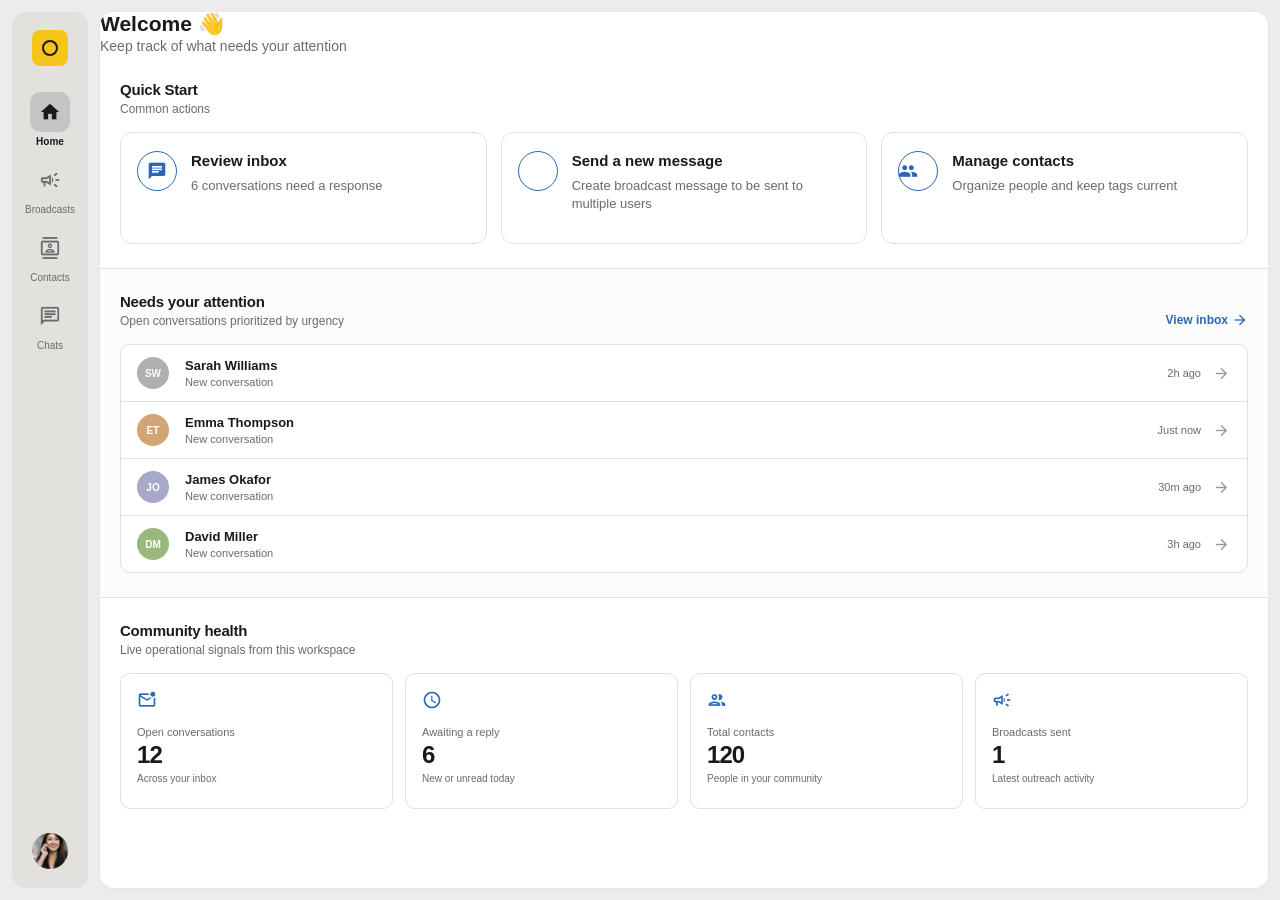
<file: rich.html>
<!doctype html>
<html lang="en"><head>
  <meta charset="UTF-8">
  <meta name="viewport" content="width=device-width, initial-scale=1.0">
  <title>Chats Inbox</title>
  <link rel="stylesheet" href="styles.css">
  <link rel="stylesheet" href="https://fonts.googleapis.com/icon?family=Material+Icons">
  <link rel="stylesheet" href="https://fonts.googleapis.com/icon?family=Material+Icons+Outlined">
  <link rel="stylesheet" href="https://fonts.googleapis.com/css2?family=Material+Symbols+Outlined:opsz,wght,FILL,GRAD@20..48,100..700,0..1,-50..200">
  <style>
    .assist-btn {
      display: inline-flex;
      align-items: center;
      gap: 8px;
      padding: 8px 14px;
      background: var(--sidebar-bg);
      border: none;
      border-radius: 6px;
      color: #494644;
      font-size: 11px;
      font-weight: 700;
      letter-spacing: 0.05em;
      line-height: 1;
      white-space: nowrap;
      transition: background 0.15s;
    }

    .assist-btn:hover {
      background: var(--sidebar-active);
    }

    .assist-btn__icon {
      display: flex;
      align-items: center;
      justify-content: center;
      flex-shrink: 0;
      width: 20px;
      height: 20px;
      border-radius: 50%;
      box-sizing: border-box;
    }

    .assist-btn__icon--done {
      background: #c8e6c9;
      border: none;
    }

    .assist-btn__icon--done .material-icons {
      font-size: 12px;
      color: #2e7d32;
      line-height: 1;
    }

    .assist-btn__icon--help {
      background: #ffcdd2;
      border: none;
    }

    .assist-btn__icon--help .material-icons {
      font-size: 12px;
      color: #c62828;
      line-height: 1;
    }

    .assist-btn__icon--reassign {
      background: #d5d5d5;
      border: none;
    }

    .assist-btn__icon--reassign .material-icons {
      font-size: 12px;
      color: #494644;
      line-height: 1;
    }

    #chat-reassign-btn {
      padding: 8px 14px;
      gap: 8px;
      align-items: center;
    }

    #chat-reassign-btn:hover .assist-btn__icon--reassign {
      background: #bdbdbd;
    }

    .chat-header-actions {
      display: flex;
      align-items: center;
      gap: 8px;
    }

    #chat-done-btn {
      background: #e8f5e9;
      color: #2e7d32;
    }

    #chat-done-btn:hover {
      background: #c8e6c9;
    }

    #chat-done-btn:hover .assist-btn__icon--done {
      background: #a5d6a7;
    }

    #chat-ask-help-btn {
      position: relative;
      background: #ffebee;
      color: #c62828;
    }

    #chat-ask-help-btn:hover {
      background: #ffcdd2;
    }

    #chat-ask-help-btn:hover .assist-btn__icon--help {
      background: #ef9a9a;
    }

    #chat-ask-help-btn::after {
      content: 'Ask your supervisor for assistance';
      position: absolute;
      top: calc(100% + 8px);
      right: 0;
      padding: 6px 10px;
      background: #494644;
      color: #fff;
      font-size: 12px;
      font-weight: 500;
      letter-spacing: normal;
      text-transform: none;
      line-height: 1.35;
      border-radius: 6px;
      white-space: nowrap;
      box-shadow: 0 2px 8px rgba(0, 0, 0, 0.12);
      opacity: 0;
      visibility: hidden;
      pointer-events: none;
      transition: opacity 0.15s ease, visibility 0.15s ease;
      z-index: 20;
    }

    #chat-ask-help-btn:hover::after,
    #chat-ask-help-btn:focus-visible::after {
      opacity: 1;
      visibility: visible;
    }

    .reassign-menu__header {
      padding: 8px 12px 4px;
      font-size: 11px;
      font-weight: 600;
      color: var(--text-secondary);
      text-transform: uppercase;
      letter-spacing: 0.04em;
      list-style: none;
      pointer-events: none;
    }

    /* Shared top-zone rows: inbox header + tabs == detail header top + meta */
    .view--chats,
    .view--broadcasts,
    .view--contacts {
      --header-row-pad: 17px 20px 11px;
      --segment-pad-top: 14px;
      --segment-pad-bottom: 16px;
      --header-segment-min-height: calc(var(--segment-pad-top) + 22px + var(--segment-pad-bottom));
      --header-title-min-height: 58px;
      --header-zone-height: calc(var(--header-title-min-height) + var(--header-segment-min-height));
    }

    .view--chats .inbox-header,
    .view--broadcasts .inbox-header {
      padding: var(--header-row-pad);
      display: flex;
      align-items: center;
      min-height: var(--header-title-min-height);
      box-sizing: border-box;
    }

    [data-od-id="chats-compose-btn"][hidden] {
      display: none !important;
    }

    #chat-operator-actions[hidden],
    #chat-operator-actions.hidden {
      display: none !important;
    }

    .view--chats .inbox-header h2[data-od-id="chats-inbox-title"],
    .view--broadcasts .inbox-header h2[data-od-id="broadcasts-inbox-title"],
    .view--contacts .contacts-page-header__top h2[data-od-id="contacts-title"],
    .view--chats .chat-header__top h2,
    .view--broadcasts .broadcast-detail-header__top h2 {
      font-size: 16px;
      font-weight: 700;
      letter-spacing: normal;
      color: var(--text-primary);
      line-height: 1.25;
      margin: 0;
    }

    .view--chats .tabs,
    .view--broadcasts .tabs {
      min-height: var(--header-segment-min-height);
      box-sizing: border-box;
    }

    .view--chats .tabs .tab,
    .view--broadcasts .tabs .tab {
      padding: var(--segment-pad-top) 0 var(--segment-pad-bottom);
    }

    /* Two-row detail headers: title row + meta row, action btn centered */
    .view--chats .chat-header {
      display: grid;
      grid-template-columns: 1fr auto;
      grid-template-rows: auto auto;
      padding: 0;
      box-sizing: border-box;
      background: var(--inbox-bg);
      border-bottom: 1px solid var(--border);
    }

    .view--broadcasts .broadcast-detail-header {
      display: block;
      padding: 0;
      box-sizing: border-box;
      background: var(--inbox-bg);
      border-bottom: 1px solid var(--border);
    }

    .view--chats .chat-header__content,
    .view--broadcasts .broadcast-detail-header__content {
      display: contents;
    }

    /* Match inbox-header row: 10+32+6 with title centered like compose-btn pairing */
    .view--chats .chat-header__top,
    .view--broadcasts .broadcast-detail-header__top {
      grid-column: 1;
      grid-row: 1;
      padding: var(--header-row-pad);
      display: flex;
      align-items: center;
      gap: 10px;
      box-sizing: border-box;
      min-height: var(--header-title-min-height);
    }

    .view--chats .chat-header__top h2,
    .view--broadcasts .broadcast-detail-header__top h2 {
      min-width: 0;
    }

    .view--broadcasts .broadcast-detail-header__top {
      flex-wrap: nowrap;
    }

    .view--broadcasts .broadcast-detail-header__top h2 {
      flex: 1;
      white-space: nowrap;
      overflow: hidden;
      text-overflow: ellipsis;
    }

    /* Meta row mirrors tab row height on the left panel */
    .view--chats .chat-header__meta,
    .view--broadcasts .broadcast-detail-header__meta {
      grid-column: 1;
      grid-row: 2;
      padding: var(--segment-pad-top) 20px var(--segment-pad-bottom);
      min-height: var(--header-segment-min-height);
      box-sizing: border-box;
      display: flex;
      align-items: center;
      gap: 8px;
      flex-wrap: wrap;
    }

    .view--broadcasts .broadcast-detail-header__meta .status-pill {
      flex-shrink: 0;
    }

    /* Vertically centered across both header rows — margin on grid cell only */
    .view--chats .chat-header > .chat-header-actions,
    .view--chats .chat-header > .reassign-wrap {
      grid-column: 2;
      grid-row: 1 / -1;
      align-self: center;
      justify-self: end;
      flex-shrink: 0;
      margin: 0 12px 0 0;
    }

    .view--chats .chat-header > .chat-header-actions {
      position: relative;
      z-index: 2;
    }

    .view--chats .chat-header > .reassign-wrap {
      z-index: 1;
    }

    .view--chats .chat-header > .reassign-wrap {
      display: flex;
      align-items: center;
    }

    .view--chats .chat-header > .reassign-wrap .assist-btn {
      margin: 0;
    }

    .view--chats .chat-header__status,
    .view--broadcasts .broadcast-detail-header__datetime,
    .view--contacts .contacts-subtitle {
      font-size: 12px;
      font-weight: 400;
      color: var(--text-secondary);
      line-height: 1.25;
      margin: 0;
    }

    .view--contacts .contacts-page-header {
      flex-shrink: 0;
      padding: 0;
      background: var(--inbox-bg);
      border-bottom: 1px solid var(--border);
    }

    .view--contacts .contacts-page-header__top {
      padding: var(--header-row-pad);
      display: flex;
      align-items: center;
      min-height: var(--header-title-min-height);
      box-sizing: border-box;
    }

    .view--contacts .contacts-page-header__meta {
      padding: var(--segment-pad-top) 20px var(--segment-pad-bottom);
      min-height: var(--header-segment-min-height);
      box-sizing: border-box;
      display: flex;
      align-items: center;
    }

    .view--contacts .contacts-subtitle {
      margin: 0;
    }

    .view--contacts .contacts-card__top {
      padding-top: 16px;
    }

    .compose-btn svg {
      width: 20px;
      height: 20px;
      display: block;
    }

    .view--broadcasts .inbox-header {
      justify-content: flex-start;
    }

    .view--broadcasts .inbox-header__title-row {
      display: flex;
      align-items: center;
      gap: 8px;
      min-width: 0;
    }

    [data-od-id="broadcasts-compose-btn"] {
      display: inline-flex;
      align-items: center;
      gap: 2px;
      flex-shrink: 0;
      margin-left: auto;
      padding: 3px 8px 3px 4px;
      font-family: var(--font);
      font-size: 12px;
      font-weight: 600;
      line-height: 1;
      color: #fff;
      background: #2b67b5;
      border: none;
      border-radius: 5px;
      cursor: pointer;
      white-space: nowrap;
      transition: background 0.15s;
    }

    [data-od-id="broadcasts-compose-btn"]:hover {
      background: #245a9e;
    }

    [data-od-id="broadcasts-compose-btn"] .material-symbols-outlined {
      font-size: 16px;
      color: #fff;
      line-height: 1;
      font-variation-settings: 'wght' 400;
    }

    #broadcast-empty-new-btn {
      display: inline-flex;
      align-items: center;
      gap: 6px;
      background: #2b67b5;
      color: #fff;
      transition: background 0.15s ease;
    }

    #broadcast-empty-new-btn:hover {
      background: #245a9e;
    }

    #broadcast-empty-new-btn .material-symbols-outlined {
      font-size: 18px;
      color: #fff;
      line-height: 1;
      font-variation-settings: 'wght' 400;
    }

    /* Right-panel wizard stepper matches left header + tabs zone height */
    .view--broadcasts .broadcast-wizard--panel .broadcast-wizard__stepper {
      margin: 0;
      padding: 0 20px;
      min-height: var(--header-zone-height);
      box-sizing: border-box;
      display: flex;
      align-items: center;
      border-bottom: 1px solid var(--border);
    }

    /* Compose step — selected template type chip */
    .broadcast-wizard__template-selected {
      display: flex;
      flex-direction: column;
      gap: 8px;
      margin-bottom: 4px;
    }

    .broadcast-wizard__template-selected[hidden] {
      display: none;
    }

    .broadcast-wizard__template-selected-label {
      font-size: 12px;
      font-weight: 600;
      color: var(--text-primary);
    }

    .broadcast-wizard__template-chip {
      display: inline-flex;
      align-items: center;
      gap: 10px;
      align-self: flex-start;
      padding: 8px 14px 8px 10px;
      border: 1.5px solid #2b67b5;
      border-radius: 10px;
      background: #f5f9fd;
      box-shadow: 0 0 0 1px #2b67b5;
    }

    .broadcast-wizard__template-chip-icon {
      display: flex;
      align-items: center;
      justify-content: center;
      width: 32px;
      height: 32px;
      border: 1.5px solid #2b67b5;
      border-radius: 50%;
      color: #2b67b5;
      flex-shrink: 0;
    }

    .broadcast-wizard__template-chip-icon.material-icons {
      font-size: 18px;
    }

    .broadcast-wizard__template-chip-name {
      font-size: 14px;
      font-weight: 700;
      color: var(--text-primary);
      line-height: 1.3;
    }
  </style>
</head>
<body>
  <div class="app" data-od-id="app-shell">
    <!-- Left Sidebar Rail -->
    <div class="sidebar-rail" data-od-id="sidebar-rail">
      <nav class="sidebar" style="background-color: rgb(227, 225, 222);" data-od-id="sidebar">
        <div class="sidebar-top" data-od-id="sidebar-top">
          <div class="logo" aria-label="App logo" data-od-id="sidebar-logo">
            <span class="logo-ring"></span>
          </div>
          <div class="nav-items" data-od-id="sidebar-nav">
          <button class="nav-item active" type="button" data-view="home" aria-label="Home" data-od-id="nav-home">
            <span class="nav-item-icon-wrap" aria-hidden="true">
              <span class="material-icons-outlined nav-item-icon nav-item-icon--outlined">home</span>
              <span class="material-icons nav-item-icon nav-item-icon--filled">home</span>
            </span>
            <span>Home</span>
          </button>
          <button class="nav-item" type="button" data-view="broadcasts" aria-label="Broadcasts" data-od-id="nav-broadcasts">
            <span class="nav-item-icon-wrap" aria-hidden="true">
              <span class="material-icons-outlined nav-item-icon nav-item-icon--outlined">campaign</span>
              <span class="material-icons nav-item-icon nav-item-icon--filled">campaign</span>
            </span>
            <span>Broadcasts</span>
          </button>
          <button class="nav-item" type="button" data-view="contacts" aria-label="Contacts" data-od-id="nav-audience">
            <span class="nav-item-icon-wrap" aria-hidden="true">
              <span class="material-icons-outlined nav-item-icon nav-item-icon--outlined">contacts</span>
              <span class="material-icons nav-item-icon nav-item-icon--filled">contacts</span>
            </span>
            <span>Contacts</span>
          </button>
          <button class="nav-item" type="button" data-view="chats" aria-label="Chats" data-od-id="nav-chats">
            <span class="nav-item-icon-wrap" aria-hidden="true">
              <span class="material-icons-outlined nav-item-icon nav-item-icon--outlined">chat</span>
              <span class="material-icons nav-item-icon nav-item-icon--filled">chat</span>
            </span>
            <span>Chats</span>
          </button>
        </div>
      </div>
      <div class="sidebar-bottom" data-od-id="sidebar-bottom">
        <div class="profile-menu-wrap" data-od-id="sidebar-profile-wrap">
          <div class="profile-avatar-wrap">
            <button type="button" class="profile-avatar" id="profile-avatar-btn" title="Account menu" aria-haspopup="menu" aria-expanded="false" aria-controls="profile-menu" data-od-id="sidebar-profile">
              <span class="profile-avatar__image" id="profile-avatar-image">
                <img src="https://images.unsplash.com/photo-1507003211169-0a1dd7228f2d?w=80&h=80&fit=crop&crop=face" alt="Alex Rivera" />
              </span>
            </button>
            <span class="supervisor-badge hidden" id="supervisor-badge" aria-hidden="true">SV</span>
          </div>
          <div class="profile-menu" id="profile-menu" role="menu" aria-hidden="true">
            <button class="profile-menu__item" type="button" id="toggle-supervisor-btn" role="menuitem">
              <span class="material-icons" aria-hidden="true">supervisor_account</span>
              <span id="toggle-supervisor-label">Switch to Supervisor</span>
            </button>
          </div>
        </div>
      </div>
      </nav>
    </div>

    <!-- Home view -->
    <div class="view view--home" id="view-home" data-od-id="view-home">
      <main class="home-panel" data-od-id="home-panel">
        <header class="home-header" data-od-id="home-header">
          <h2>Welcome 👋</h2>
          <p class="home-header__subtitle">Keep track of what needs your attention</p>
        </header>
        <section class="home-section" aria-labelledby="home-actions-title" data-od-id="home-actions">
          <div class="home-section__heading"><h2 id="home-actions-title">Quick Start</h2><p>Common actions</p></div>
          <div class="home-actions-grid">
            <button class="template-card" type="button" data-home-action="chats"><span class="template-card__icon" aria-hidden="true"><span class="material-icons">chat</span></span><span class="template-card__body"><span class="template-card__title">Review inbox</span><span class="template-card__desc"><span id="home-unread-action">—</span> conversations need a response</span></span></button>
            <button class="template-card" type="button" data-home-action="broadcasts"><span class="template-card__icon" aria-hidden="true"><span class="material-icons">campaign</span></span><span class="template-card__body"><span class="template-card__title">Send a new message</span><span class="template-card__desc">Create broadcast message to be sent to multiple users</span></span></button>
            <button class="template-card" type="button" data-home-action="contacts"><span class="template-card__icon" aria-hidden="true"><span class="material-icons">groups</span></span><span class="template-card__body"><span class="template-card__title">Manage contacts</span><span class="template-card__desc">Organize people and keep tags current</span></span></button>
          </div>
        </section>
        <section class="home-section home-section--signal" aria-labelledby="home-priority-title" data-od-id="home-priority">
          <div class="home-section__heading home-section__heading--row"><div><h2 id="home-priority-title">Needs your attention</h2><p>Open conversations prioritized by urgency</p></div><button class="home-text-link" type="button" data-home-action="chats">View inbox <span class="material-icons">arrow_forward</span></button></div>
          <div class="home-priority-list" id="home-priority-list"></div>
        </section>
        <section class="home-section" aria-labelledby="home-health-title" data-od-id="home-health">
          <div class="home-section__heading"><h2 id="home-health-title">Community health</h2><p>Live operational signals from this workspace</p></div>
          <div class="home-metrics-grid">
            <article class="home-metric"><span class="material-icons-outlined">mark_email_unread</span><p>Open conversations</p><strong id="home-open-count">—</strong><small>Across your inbox</small></article>
            <article class="home-metric"><span class="material-icons-outlined">schedule</span><p>Awaiting a reply</p><strong id="home-awaiting-count">—</strong><small>New or unread today</small></article>
            <article class="home-metric"><span class="material-icons-outlined">group</span><p>Total contacts</p><strong id="home-contact-count">—</strong><small>People in your community</small></article>
            <article class="home-metric"><span class="material-icons-outlined">campaign</span><p>Broadcasts sent</p><strong id="home-broadcast-count">—</strong><small>Latest outreach activity</small></article>
          </div>
        </section>
      </main>
    </div>

    <!-- Chats view -->
    <div class="view view--chats" id="view-chats" data-od-id="view-chats">
    <div class="panel-rail panel-rail--inbox" data-od-id="chats-inbox-rail">
      <aside class="inbox panel" data-od-id="chats-inbox-panel">
      <header class="inbox-header" data-od-id="chats-inbox-header">
        <h2 data-od-id="chats-inbox-title">Chats Inbox</h2>
        <button class="icon-btn compose-btn" type="button" aria-label="New message" data-od-id="chats-compose-btn" hidden>
          <svg width="20" height="20" viewBox="0 0 24 24" fill="none" xmlns="http://www.w3.org/2000/svg" aria-hidden="true">
            <path d="M5.8942 16.75L4.01985 18.6243C3.87457 18.7696 3.70993 18.8053 3.52595 18.7313C3.34198 18.6573 3.25 18.5167 3.25 18.3096V5.05768C3.25 4.56056 3.427 4.135 3.781 3.781C4.135 3.427 4.56056 3.25 5.05768 3.25H16.9423C17.4394 3.25 17.8649 3.427 18.2189 3.781C18.5729 4.135 18.75 4.56056 18.75 5.05768V9.275C18.75 9.4814 18.6766 9.65383 18.5298 9.7923C18.383 9.93075 18.2048 9.99998 17.9952 9.99998C17.7856 9.99998 17.609 9.9281 17.4654 9.78435C17.3218 9.6406 17.25 9.46248 17.25 9.25V5.05768C17.25 4.96793 17.2212 4.8942 17.1635 4.8365C17.1058 4.7788 17.032 4.74995 16.9423 4.74995H5.05768C4.96792 4.74995 4.8942 4.7788 4.8365 4.8365C4.7788 4.8942 4.74995 4.96793 4.74995 5.05768V15.25H11.2211C11.4275 15.25 11.6042 15.3234 11.751 15.4702C11.8977 15.617 11.9711 15.7952 11.9711 16.0048C11.9711 16.2144 11.8977 16.391 11.751 16.5346C11.6042 16.6782 11.4275 16.75 11.2211 16.75H5.8942ZM7.80765 8.74995H14.1923C14.4048 8.74995 14.5829 8.67805 14.7267 8.53425C14.8704 8.39043 14.9423 8.21223 14.9423 7.99965C14.9423 7.78705 14.8704 7.60896 14.7267 7.46538C14.5829 7.32179 14.4048 7.25 14.1923 7.25H7.80765C7.59515 7.25 7.41703 7.3219 7.2733 7.4657C7.12955 7.60952 7.05768 7.78772 7.05768 8.0003C7.05768 8.2129 7.12955 8.39099 7.2733 8.53458C7.41703 8.67816 7.59515 8.74995 7.80765 8.74995ZM7.80765 12.75H11.1923C11.4048 12.75 11.5829 12.6781 11.7267 12.5343C11.8704 12.3904 11.9423 12.2122 11.9423 11.9997C11.9423 11.7871 11.8704 11.609 11.7267 11.4654C11.5829 11.3218 11.4048 11.25 11.1923 11.25H7.80765C7.59515 11.25 7.41703 11.3219 7.2733 11.4657C7.12955 11.6095 7.05768 11.7877 7.05768 12.0003C7.05768 12.2129 7.12955 12.391 7.2733 12.5346C7.41703 12.6782 7.59515 12.75 7.80765 12.75ZM17.25 16.75H15C14.7875 16.75 14.6094 16.6781 14.4656 16.5343C14.3219 16.3904 14.25 16.2122 14.25 15.9997C14.25 15.7871 14.3219 15.609 14.4656 15.4654C14.6094 15.3218 14.7875 15.25 15 15.25H17.25V13C17.25 12.7875 17.3219 12.6094 17.4657 12.4656C17.6095 12.3219 17.7877 12.25 18.0003 12.25C18.2129 12.25 18.391 12.3219 18.5346 12.4656C18.6782 12.6094 18.75 12.7875 18.75 13V15.25H21C21.2125 15.25 21.3906 15.3219 21.5344 15.4657C21.6781 15.6095 21.75 15.7877 21.75 16.0003C21.75 16.2129 21.6781 16.391 21.5344 16.5346C21.3906 16.6782 21.2125 16.75 21 16.75H18.75V19C18.75 19.2125 18.6781 19.3906 18.5343 19.5343C18.3904 19.6781 18.2122 19.75 17.9997 19.75C17.787 19.75 17.609 19.6781 17.4654 19.5343C17.3218 19.3906 17.25 19.2125 17.25 19V16.75Z" fill="#494644"/>
          </svg>
        </button>
      </header>

      <div class="tabs chats-tabs-operator" id="chats-tabs-operator" role="tablist" data-od-id="chats-tabs">
        <button class="tab" role="tab" data-tab="unassigned" aria-selected="false" data-od-id="chats-tab-unassigned">
          Unassigned
          <span class="badge" hidden aria-hidden="true"></span>
        </button>
        <button class="tab active" role="tab" data-tab="assigned" aria-selected="true" data-od-id="chats-tab-assigned">
          Assigned to me
          <span class="badge" hidden aria-hidden="true"></span>
        </button>
      </div>

      <div class="tabs chats-tabs-supervisor hidden" id="chats-tabs-supervisor" role="tablist" data-od-id="chats-tabs-supervisor">
        <button class="tab active" role="tab" data-stab="escalated" aria-selected="true" data-od-id="chats-tab-escalated">
          Escalated
          <span class="badge" hidden aria-hidden="true"></span>
        </button>
        <button class="tab" role="tab" data-stab="unassigned" aria-selected="false" data-od-id="chats-tab-sv-unassigned">
          Unassigned
          <span class="badge" hidden aria-hidden="true"></span>
        </button>
        <button class="tab" role="tab" data-stab="all" aria-selected="false" data-od-id="chats-tab-all">
          All
          <span class="badge" hidden aria-hidden="true"></span>
        </button>
      </div>

      <div class="inbox-operator-filter hidden" id="chats-operator-filter" data-od-id="chats-operator-filter">
        <div class="filter-dropdown inbox-operator-dropdown">
          <button class="filter-btn filter-btn--plain" type="button" id="chats-operator-filter-btn" aria-haspopup="listbox" aria-expanded="false">
            <span class="filter-btn__label" id="chats-operator-filter-label">All operators</span>
            <span class="material-icons filter-chevron" aria-hidden="true">expand_more</span>
          </button>
          <ul class="filter-menu hidden" id="chats-operator-filter-menu" role="listbox">
            <li><button type="button" data-value="">All operators</button></li>
            <li><button type="button" data-value="you">Alex Rivera</button></li>
            <li><button type="button" data-value="jane">Jane Smith</button></li>
            <li><button type="button" data-value="mike">Mike Torres</button></li>
          </ul>
        </div>
      </div>

      <ul class="chat-list" id="chat-list" role="list" data-od-id="chat-list"></ul>
      </aside>
    </div>

    <!-- Active Chat -->
    <div class="panel-rail panel-rail--chat" data-od-id="chat-panel-rail">
      <main class="chat-panel panel" data-od-id="chat-panel">
      <header class="chat-header" data-od-id="chat-header">
        <div class="chat-header__content" data-od-id="chat-title-group">
          <div class="chat-header__top">
            <h2 id="chat-title" data-od-id="chat-title">Alice Reynolds</h2>
          </div>
          <div class="chat-header__meta" data-od-id="chat-status-row">
            <p class="chat-header__status" id="chat-status" data-od-id="chat-status">Resident</p>
          </div>
        </div>
        <div class="chat-header-actions" id="chat-operator-actions" data-od-id="chat-assist-btn">
          <button class="assist-btn" type="button" aria-label="Mark conversation as done" id="chat-done-btn" data-od-id="chat-done-btn">
            <span class="assist-btn__icon assist-btn__icon--done" aria-hidden="true">
              <span class="material-icons">check</span>
            </span>
            DONE
          </button>
          <button class="assist-btn" type="button" aria-label="Ask for help — Ask your supervisor for assistance" id="chat-ask-help-btn" data-od-id="chat-ask-help-btn">
            <span class="assist-btn__icon assist-btn__icon--help" aria-hidden="true">
              <span class="material-icons">flag</span>
            </span>
            ASK FOR HELP
          </button>
        </div>
        <div class="reassign-wrap hidden" id="chat-reassign-wrap" data-od-id="chat-reassign-wrap">
          <div class="filter-dropdown reassign-dropdown">
            <button class="assist-btn reassign-btn" type="button" id="chat-reassign-btn" aria-haspopup="listbox" aria-expanded="false">
              <span class="assist-btn__icon assist-btn__icon--reassign" aria-hidden="true">
                <span class="material-icons">person</span>
              </span>
              REASSIGN
            </button>
            <ul class="filter-menu reassign-menu hidden" id="chat-reassign-menu" role="listbox"></ul>
          </div>
        </div>
      </header>

      <div class="messages" id="messages" data-od-id="chat-messages"></div>

      <footer class="composer" data-od-id="chat-composer">
        <div class="attach-menu-wrap" data-od-id="chat-attach-wrap">
          <button class="attach-btn" type="button" id="chat-attach-btn" aria-label="Attach" aria-haspopup="menu" aria-expanded="false" aria-controls="chat-attach-menu" data-od-id="chat-attach-btn">
            <span class="material-symbols-outlined composer-icon" aria-hidden="true">add</span>
          </button>
          <div class="attach-menu" id="chat-attach-menu" role="menu" aria-hidden="true">
            <button class="attach-menu__item" type="button" data-attach-action="image" role="menuitem">
              <span class="material-symbols-outlined composer-icon" aria-hidden="true">image</span>
              Attach image
            </button>
            <button class="attach-menu__item" type="button" data-attach-action="template" aria-haspopup="dialog" aria-controls="template-modal" role="menuitem">
              <span class="material-symbols-outlined composer-icon" aria-hidden="true">article</span>
              Template
            </button>
            <button class="attach-menu__item" type="button" data-attach-action="note" role="menuitem">
              <span class="material-symbols-outlined composer-icon" aria-hidden="true">sticky_note_2</span>
              Leave a note
            </button>
          </div>
          <input type="file" id="chat-image-input" class="visually-hidden" accept="image/*" tabindex="-1">
        </div>
        <input type="text" class="message-input" id="message-input" placeholder="Message" autocomplete="off" data-od-id="chat-message-input">
      </footer>
      </main>
    </div>
    </div>

    <!-- Broadcasts view -->
    <div class="view view--broadcasts hidden" id="view-broadcasts" data-od-id="view-broadcasts">
      <div class="panel-rail panel-rail--inbox" data-od-id="broadcasts-inbox-rail">
        <aside class="inbox panel" data-od-id="broadcasts-inbox-panel">
          <header class="inbox-header" data-od-id="broadcasts-inbox-header">
            <div class="inbox-header__title-row">
              <h2 data-od-id="broadcasts-inbox-title">Broadcasts</h2>
              <button type="button" aria-label="Create new broadcast" data-od-id="broadcasts-compose-btn">
                <span class="material-symbols-outlined" aria-hidden="true">add</span>
                Create new
              </button>
            </div>
          </header>

          <div class="tabs broadcast-tabs broadcast-tabs-operator" id="broadcast-tabs-operator" role="tablist" data-od-id="broadcasts-tabs">
            <button class="tab active" role="tab" data-btab="scheduled" aria-selected="true" data-od-id="broadcasts-tab-scheduled">
              Scheduled
              <span class="badge badge--grey" hidden aria-hidden="true"></span>
            </button>
            <button class="tab" role="tab" data-btab="drafts" aria-selected="false" data-od-id="broadcasts-tab-drafts">
              Drafts
              <span class="badge badge--grey" hidden aria-hidden="true"></span>
            </button>
            <button class="tab" role="tab" data-btab="sent" aria-selected="false" data-od-id="broadcasts-tab-sent">
              Sent
              <span class="badge badge--grey" hidden aria-hidden="true"></span>
            </button>
          </div>

          <div class="tabs broadcast-tabs broadcast-tabs-supervisor hidden" id="broadcast-tabs-supervisor" role="tablist" data-od-id="broadcasts-tabs-supervisor">
            <button class="tab active" role="tab" data-sbtab="scheduled" aria-selected="true" data-od-id="broadcasts-tab-sv-scheduled">
              Scheduled
              <span class="badge badge--grey" hidden aria-hidden="true"></span>
            </button>
            <button class="tab" role="tab" data-sbtab="drafts" aria-selected="false" data-od-id="broadcasts-tab-sv-drafts">
              Drafts
              <span class="badge badge--grey" hidden aria-hidden="true"></span>
            </button>
            <button class="tab" role="tab" data-sbtab="sent" aria-selected="false" data-od-id="broadcasts-tab-sv-sent">
              Sent
              <span class="badge badge--grey" hidden aria-hidden="true"></span>
            </button>
          </div>

          <ul class="broadcast-list" id="broadcast-list" role="list" data-od-id="broadcast-list"></ul>
        </aside>
      </div>

      <div class="panel-rail panel-rail--chat" data-od-id="broadcast-detail-rail">
        <div class="broadcast-empty-state panel" id="broadcast-empty-state" data-od-id="broadcast-empty-state" hidden aria-hidden="true">
          <div class="broadcast-empty-state__content">
            <h2 class="broadcast-empty-state__title">Your Broadcasts</h2>
            <p class="broadcast-empty-state__desc">Select a broadcast from the list or create new</p>
            <button type="button" class="broadcast-empty-state__btn" id="broadcast-empty-new-btn" aria-label="Create new broadcast">
              <span class="material-symbols-outlined" aria-hidden="true">add</span>
              Create new
            </button>
          </div>
        </div>
        <main class="broadcast-detail panel" id="broadcast-detail" data-od-id="broadcast-detail-panel" hidden aria-hidden="true"></main>
        <div class="broadcast-wizard broadcast-wizard--panel panel" id="broadcast-wizard" hidden aria-hidden="true">
          <div class="broadcast-wizard__dialog" role="region" aria-label="New broadcast">
            <button type="button" class="broadcast-wizard__close" id="broadcast-wizard-close" aria-label="Close" hidden>
              <span class="material-icons" aria-hidden="true">close</span>
            </button>
            <header class="broadcast-wizard__header" hidden>
              <h2 id="broadcast-wizard-title">New broadcast</h2>
              <p class="broadcast-wizard__subtitle">Create and schedule a message to your audience</p>
            </header>
            <nav class="broadcast-wizard__stepper" id="broadcast-wizard-stepper" aria-label="Broadcast creation steps"></nav>
            <div class="broadcast-wizard__body" id="broadcast-wizard-body">
              <section class="broadcast-wizard__panel" id="broadcast-wizard-step-template" data-step="1">
                <h3 class="broadcast-wizard__panel-title">Choose a template</h3>
                <p class="broadcast-wizard__panel-desc">Pick the format that best fits your message — you can customize it next.</p>
                <div class="broadcast-wizard__template-grid" id="broadcast-wizard-template-grid"></div>
              </section>
              <section class="broadcast-wizard__panel hidden" id="broadcast-wizard-step-compose" data-step="2">
                <h3 class="broadcast-wizard__panel-title">Compose your message</h3>
                <p class="broadcast-wizard__panel-desc">Write the broadcast title and message your audience will receive.</p>
                <form class="broadcast-wizard__form" id="broadcast-wizard-compose-form" novalidate>
                  <div class="broadcast-wizard__template-selected" id="broadcast-wizard-template-selected" hidden>
                    <span class="broadcast-wizard__template-selected-label">Template type</span>
                    <div class="broadcast-wizard__template-chip">
                      <span class="material-icons broadcast-wizard__template-chip-icon" id="broadcast-wizard-template-chip-icon" aria-hidden="true"></span>
                      <span class="broadcast-wizard__template-chip-name" id="broadcast-wizard-template-chip-name"></span>
                    </div>
                  </div>
                  <div class="broadcast-wizard__field">
                    <label class="broadcast-wizard__label" for="broadcast-wizard-title-input">Title</label>
                    <input type="text" class="broadcast-wizard__input" id="broadcast-wizard-title-input" placeholder="Enter your title" maxlength="60" autocomplete="off">
                    <span class="broadcast-wizard__counter" id="broadcast-wizard-title-counter">0 / 60</span>
                  </div>
                  <div class="broadcast-wizard__field">
                    <label class="broadcast-wizard__label" for="broadcast-wizard-message-input">Message</label>
                    <textarea class="broadcast-wizard__textarea" id="broadcast-wizard-message-input" rows="5" maxlength="500" placeholder="Hi [Name], …"></textarea>
                    <span class="broadcast-wizard__counter" id="broadcast-wizard-message-counter">0 / 500</span>
                  </div>
                  <div class="broadcast-wizard__field hidden" id="broadcast-wizard-link-field">
                    <label class="broadcast-wizard__label" for="broadcast-wizard-link-input" id="broadcast-wizard-link-label">Link</label>
                    <input type="text" class="broadcast-wizard__input" id="broadcast-wizard-link-input" placeholder="https://example.com" autocomplete="off" inputmode="url">
                    <p class="broadcast-wizard__error hidden" id="broadcast-wizard-link-error">
                      <span class="material-icons" aria-hidden="true">error_outline</span>
                      Invalid link format
                    </p>
                  </div>
                </form>
              </section>
              <section class="broadcast-wizard__panel hidden" id="broadcast-wizard-step-audience" data-step="3">
                <h3 class="broadcast-wizard__panel-title">Select audience by tags</h3>
                <p class="broadcast-wizard__panel-desc">Add tags to include everyone who matches — each person receives the message once, even across multiple tags.</p>
                <div class="broadcast-wizard__audience-panel">
                  <div class="broadcast-wizard__audience-selected-block" id="broadcast-wizard-audience-selected-block">
                    <div class="broadcast-wizard__audience-selected hidden" id="broadcast-wizard-audience-selected" aria-live="polite"></div>
                    <p class="broadcast-wizard__audience-selected-note hidden" id="broadcast-wizard-audience-selected-note">Each tag adds to your audience. Overlapping contacts are only counted once.</p>
                  </div>
                  <div class="broadcast-wizard__audience-search-block">
                    <div class="broadcast-wizard__audience-search-wrap">
                      <span class="material-icons" aria-hidden="true">search</span>
                      <input type="search" id="broadcast-wizard-audience-search" class="broadcast-wizard__audience-search" placeholder="Search tags to add…" autocomplete="off">
                    </div>
                    <p class="broadcast-wizard__audience-search-hint">Type to find tags — picks are added to your selection above.</p>
                  </div>
                  <div class="broadcast-wizard__audience-section hidden" id="broadcast-wizard-audience-recent-section">
                    <h4 class="broadcast-wizard__audience-section-title">Recently used</h4>
                    <p class="broadcast-wizard__audience-section-desc">From your recent broadcasts — tap to add or remove.</p>
                    <div class="broadcast-wizard__audience-recent" id="broadcast-wizard-audience-recent"></div>
                  </div>
                  <div class="broadcast-wizard__audience-section hidden" id="broadcast-wizard-audience-search-section">
                    <h4 class="broadcast-wizard__audience-section-title" id="broadcast-wizard-audience-search-title">Search results</h4>
                    <div class="broadcast-wizard__audience-tags" id="broadcast-wizard-audience-tags"></div>
                  </div>
                  <div class="broadcast-wizard__audience-count hidden" id="broadcast-wizard-audience-count" role="status" aria-live="polite"></div>
                  <p class="broadcast-wizard__audience-hint hidden" id="broadcast-wizard-audience-warning">
                    <span class="material-icons" aria-hidden="true">info</span>
                    <span id="broadcast-wizard-audience-warning-text">Select at least one tag to continue.</span>
                  </p>
                </div>
              </section>
              <section class="broadcast-wizard__panel hidden" id="broadcast-wizard-step-schedule" data-step="4">
                <h3 class="broadcast-wizard__panel-title">When should this send?</h3>
                <p class="broadcast-wizard__panel-desc">Send immediately or pick a date and time for later delivery.</p>
                <div class="broadcast-wizard__schedule-options" role="radiogroup" aria-label="Send timing">
                  <label class="broadcast-wizard__schedule-card">
                    <input type="radio" name="broadcast-send-mode" value="now" checked>
                    <span class="broadcast-wizard__schedule-card-body">
                      <span class="material-icons" aria-hidden="true">send</span>
                      <span class="broadcast-wizard__schedule-card-title">Send now</span>
                      <span class="broadcast-wizard__schedule-card-desc">Deliver as soon as you confirm</span>
                    </span>
                  </label>
                  <label class="broadcast-wizard__schedule-card">
                    <input type="radio" name="broadcast-send-mode" value="schedule">
                    <span class="broadcast-wizard__schedule-card-body">
                      <span class="material-icons" aria-hidden="true">schedule</span>
                      <span class="broadcast-wizard__schedule-card-title">Schedule for later</span>
                      <span class="broadcast-wizard__schedule-card-desc">Pick a date and time</span>
                    </span>
                  </label>
                </div>
                <div class="broadcast-wizard__schedule-fields hidden" id="broadcast-wizard-schedule-fields">
                  <div class="broadcast-wizard__schedule-row">
                    <div class="broadcast-wizard__field">
                      <label class="broadcast-wizard__label" for="broadcast-wizard-date-input">Date</label>
                      <input type="date" class="broadcast-wizard__input" id="broadcast-wizard-date-input">
                    </div>
                    <div class="broadcast-wizard__field">
                      <label class="broadcast-wizard__label" for="broadcast-wizard-time-input">Time</label>
                      <input type="time" class="broadcast-wizard__input" id="broadcast-wizard-time-input">
                    </div>
                  </div>
                  <p class="broadcast-wizard__timezone">Timezone: America/New_York (GMT-5)</p>
                </div>
              </section>
              <section class="broadcast-wizard__panel hidden" id="broadcast-wizard-step-preview" data-step="5">
                <h3 class="broadcast-wizard__panel-title">Review before sending</h3>
                <p class="broadcast-wizard__panel-desc">Confirm everything looks correct — you can still go back to edit any step.</p>
                <div class="broadcast-wizard__preview-layout">
                  <div class="broadcast-wizard__preview-box">
                    <div class="broadcast-wizard__preview-message" id="broadcast-wizard-preview-message"></div>
                  </div>
                  <section class="broadcast-section broadcast-wizard__preview-summary">
                    <h3>Summary</h3>
                    <dl class="summary-list" id="broadcast-wizard-summary"></dl>
                  </section>
                </div>
              </section>
            </div>
            <footer class="broadcast-wizard__footer">
              <div class="broadcast-wizard__footer-left">
                <button type="button" class="btn-back-broadcast hidden" id="broadcast-wizard-back">BACK</button>
              </div>
              <div class="broadcast-wizard__footer-actions">
                <button type="button" class="btn-cancel-broadcast" id="broadcast-wizard-discard">DISCARD DRAFT</button>
                <button type="button" class="btn-edit-broadcast" id="broadcast-wizard-next">CONTINUE</button>
              </div>
            </footer>
          </div>
        </div>
      </div>
    </div>

    <!-- Contacts view -->
    <div class="view view--contacts hidden" id="view-contacts" data-od-id="view-contacts">
      <div class="panel-rail panel-rail--full" data-od-id="contacts-rail">
        <main class="contacts-panel" data-od-id="contacts-panel">
          <div class="contacts-card" data-od-id="contacts-card">
            <header class="contacts-page-header" data-od-id="contacts-header">
              <div class="contacts-page-header__top">
                <h2 data-od-id="contacts-title">Contacts</h2>
              </div>
              <div class="contacts-page-header__meta">
                <p class="contacts-subtitle" data-od-id="contacts-subtitle">View and manage everyone in your community</p>
              </div>
            </header>

            <div class="contacts-card__top" data-od-id="contacts-card-top">
              <div class="contacts-search-wrap" data-od-id="contacts-search-wrap">
                <span class="material-icons contacts-search-icon" aria-hidden="true">search</span>
                <input type="search" class="contacts-search" id="contacts-search" placeholder="Search contacts" autocomplete="off" data-od-id="contacts-search">
              </div>
              <div class="contacts-toolbar" data-od-id="contacts-toolbar">
                <div class="contacts-toolbar__row">
                <div class="contacts-filters" data-od-id="contacts-filters">
                  <div class="filter-dropdown" data-od-id="contacts-filter-role">
                    <button class="filter-btn" type="button" id="filter-role-btn" aria-haspopup="listbox" aria-expanded="false">
                      <span class="filter-btn__label">User Role</span>
                      <span class="material-icons filter-chevron" aria-hidden="true">expand_more</span>
                    </button>
                    <ul class="filter-menu filter-menu--radio hidden" id="filter-role-menu" role="listbox">
                      <li class="filter-menu__hint">One role at a time</li>
                      <li><button type="button" class="filter-radio-item" data-value="">All roles</button></li>
                      <li><button type="button" class="filter-radio-item" data-value="Resident">Resident</button></li>
                      <li><button type="button" class="filter-radio-item" data-value="Worker">Worker</button></li>
                      <li><button type="button" class="filter-radio-item" data-value="Visitor">Visitor</button></li>
                    </ul>
                  </div>
                  <div class="filter-dropdown filter-dropdown--tags" data-od-id="contacts-filter-tags">
                    <button class="filter-btn" type="button" id="filter-tags-btn" aria-haspopup="listbox" aria-expanded="false">
                      <span class="filter-btn__label">Tags</span>
                      <span class="filter-btn__count hidden" id="filter-tags-count" aria-hidden="true"></span>
                      <span class="material-icons filter-chevron" aria-hidden="true">expand_more</span>
                    </button>
                    <ul class="filter-menu filter-menu--checkbox hidden" id="filter-tags-menu" role="listbox">
                      <li class="filter-menu__hint">Select any — matches all chosen</li>
                      <li>
                        <label class="filter-check">
                          <input type="checkbox" value="Opt-in">
                          <span class="filter-check__box" aria-hidden="true"></span>
                          <span class="filter-check__label">Opt-in</span>
                        </label>
                      </li>
                      <li>
                        <label class="filter-check">
                          <input type="checkbox" value="Head of Household">
                          <span class="filter-check__box" aria-hidden="true"></span>
                          <span class="filter-check__label">Head of Household</span>
                        </label>
                      </li>
                      <li>
                        <label class="filter-check">
                          <input type="checkbox" value="1 room">
                          <span class="filter-check__box" aria-hidden="true"></span>
                          <span class="filter-check__label">1 room</span>
                        </label>
                      </li>
                      <li>
                        <label class="filter-check">
                          <input type="checkbox" value="2 room">
                          <span class="filter-check__box" aria-hidden="true"></span>
                          <span class="filter-check__label">2 room</span>
                        </label>
                      </li>
                      <li>
                        <label class="filter-check">
                          <input type="checkbox" value="Retired">
                          <span class="filter-check__box" aria-hidden="true"></span>
                          <span class="filter-check__label">Retired</span>
                        </label>
                      </li>
                    </ul>
                  </div>
                </div>
                <button class="contacts-select-all-btn" type="button" id="contacts-select-all-btn" data-od-id="contacts-select-all-btn">
                  Select all <span id="contacts-toolbar-select-total">248</span> users
                </button>
                </div>
                <div class="contacts-active-filters" id="contacts-active-filters" data-od-id="contacts-active-tags" hidden>
                  <div class="contacts-active-filters__chips" id="contacts-active-tags"></div>
                  <button class="contacts-clear-filters" type="button" id="contacts-clear-filters" hidden>Clear filters</button>
                </div>
              </div>

              <div class="contacts-selection-bar" id="contacts-selection-bar" data-od-id="contacts-selection-bar" hidden>
                <div class="contacts-selection-bar__left">
                  <div class="contacts-selection-bar__summary">
                    <span class="contacts-selection-pill">
                      <span id="contacts-selection-count">0 users selected</span>
                      <button type="button" class="contacts-selection-pill__clear" id="contacts-selection-clear" aria-label="Clear selection">
                        <span class="material-icons">close</span>
                      </button>
                    </span>
                  </div>
                </div>
                <div class="contacts-selection-bar__actions">
                  <div class="filter-dropdown add-tags-dropdown" id="contacts-add-tags-wrap">
                    <button type="button" class="contacts-selection-btn contacts-selection-btn--outline" id="contacts-add-tags-btn" aria-haspopup="dialog" aria-expanded="false">
                      <span class="material-icons">sell</span>
                      Add Tags
                    </button>
                    <div class="add-tags-popover hidden" id="contacts-add-tags-menu" role="dialog" aria-label="Add tags to selected contacts" aria-hidden="true">
                      <div class="add-tags-popover__header">
                        <p class="add-tags-popover__title">Add tags</p>
                        <p class="add-tags-popover__subtitle" id="contacts-add-tags-subtitle">Select tags to apply to selected contacts</p>
                      </div>
                      <div class="add-tags-popover__search">
                        <span class="material-icons" aria-hidden="true">search</span>
                        <input type="search" id="contacts-add-tags-search" placeholder="Search tags" autocomplete="off" aria-label="Search tags">
                      </div>
                      <ul class="add-tags-popover__list" id="contacts-add-tags-list"></ul>
                      <div class="add-tags-popover__create">
                        <input type="text" id="contacts-add-tags-new" placeholder="Create new tag" maxlength="40" aria-label="New tag name">
                        <button type="button" class="add-tags-popover__create-btn" id="contacts-add-tags-create-btn" disabled>Create</button>
                      </div>
                      <div class="add-tags-popover__footer">
                        <button type="button" class="add-tags-popover__cancel" id="contacts-add-tags-cancel">Cancel</button>
                        <button type="button" class="add-tags-popover__apply" id="contacts-add-tags-apply" disabled>Apply tags</button>
                      </div>
                    </div>
                  </div>
                  <button type="button" class="contacts-selection-btn contacts-selection-btn--solid" id="contacts-create-template-btn">
                    + CREATE TEMPLATE
                  </button>
                </div>
              </div>
            </div>

            <div class="contacts-table-wrap" data-od-id="contacts-table-wrap">
              <table class="contacts-table" id="contacts-table" data-od-id="contacts-table">
                <thead>
                  <tr>
                    <th class="col-check">
                      <label class="contacts-checkbox">
                        <input type="checkbox" id="contacts-check-all" aria-label="Select all matching users">
                        <span class="contacts-checkbox__mark"></span>
                      </label>
                    </th>
                    <th class="col-name">Name</th>
                    <th class="col-role">Role</th>
                    <th class="col-tags">Tags</th>
                    <th class="col-chat">Chat</th>
                  </tr>
                </thead>
                <tbody id="contacts-tbody" data-od-id="contacts-tbody"></tbody>
              </table>
            </div>

            <footer class="contacts-footer" data-od-id="contacts-footer">
              <span class="contacts-showing" id="contacts-showing">Showing 10 of 248 users</span>
              <div class="contacts-pagination" data-od-id="contacts-pagination">
                <div class="filter-dropdown contacts-rows-dropdown">
                  <button class="filter-btn filter-btn--plain" type="button" id="rows-per-page-btn" aria-haspopup="listbox">
                    Rows per page: <span id="rows-per-page-value">10</span>
                    <span class="material-icons filter-chevron" aria-hidden="true">expand_more</span>
                  </button>
                  <ul class="filter-menu filter-menu--up hidden" id="rows-per-page-menu" role="listbox">
                    <li><button type="button" data-value="10">10</button></li>
                    <li><button type="button" data-value="25">25</button></li>
                    <li><button type="button" data-value="50">50</button></li>
                  </ul>
                </div>
                <span class="contacts-page-range" id="contacts-page-range">1–10 of 248</span>
                <div class="contacts-page-nav">
                  <button class="icon-btn contacts-page-btn" type="button" id="contacts-prev-page" aria-label="Previous page" disabled>
                    <span class="material-icons">chevron_left</span>
                  </button>
                  <button class="icon-btn contacts-page-btn" type="button" id="contacts-next-page" aria-label="Next page">
                    <span class="material-icons">chevron_right</span>
                  </button>
                </div>
              </div>
            </footer>
          </div>
        </main>
      </div>
    </div>
  </div>

  <div class="template-modal" id="template-modal" hidden aria-hidden="true">
    <div class="template-modal__backdrop" id="template-modal-backdrop"></div>
    <div class="template-modal__dialog" role="dialog" aria-modal="true" aria-labelledby="template-modal-title">
      <button type="button" class="template-modal__close" id="template-modal-close" aria-label="Close">
        <span class="material-icons">close</span>
      </button>
      <header class="template-modal__header">
        <h2 id="template-modal-title">Choose your template</h2>
        <p class="template-modal__subtitle" id="template-modal-subtitle">Select how you want to engage with your Project Audience</p>
      </header>
      <div class="template-modal__grid" id="template-modal-grid"></div>
      <p class="template-modal__hint">You can customize each template in the next step</p>
    </div>
  </div>

  <div class="template-composer-modal" id="template-composer-modal" hidden aria-hidden="true">
    <div class="template-composer-modal__backdrop" id="template-composer-backdrop"></div>
    <div class="template-composer-modal__dialog" role="dialog" aria-modal="true" aria-labelledby="template-composer-title">
      <button type="button" class="template-composer-modal__close" id="template-composer-close" aria-label="Close">
        <span class="material-icons">close</span>
      </button>
      <header class="template-composer-modal__header">
        <h2 id="template-composer-title">Surveys</h2>
        <p class="template-composer-modal__subtitle" id="template-composer-subtitle">Collect deeper feedback from the users with a series of tailored questions</p>
      </header>
      <div class="template-composer-modal__body">
        <div class="template-composer-preview">
          <div class="survey-preview-card" id="survey-preview-card">
            <div class="survey-preview-card__question" id="survey-preview-title" style="padding-top: 14px;"></div>
            <p class="survey-preview-card__message" id="survey-preview-message">We want to hear from you! Please take our survey to provide important feedback. Thank you in advance for your participation!</p>
            <button type="button" class="survey-preview-card__btn" tabindex="-1">START SURVEY</button>
          </div>
        </div>
        <form class="template-composer-form" id="survey-composer-form" novalidate>
          <div class="template-composer-field">
            <label class="template-composer-field__label" for="survey-title-input">Survey Title</label>
            <input type="text" class="template-composer-field__input" id="survey-title-input" placeholder="Enter Title" maxlength="45" autocomplete="off">
            <span class="template-composer-field__counter" id="survey-title-counter">0 / 45</span>
          </div>
          <div class="template-composer-field">
            <label class="template-composer-field__label" for="survey-message-input">Message intro text</label>
            <textarea class="template-composer-field__textarea" id="survey-message-input" rows="4" maxlength="250"></textarea>
            <span class="template-composer-field__counter" id="survey-message-counter">0 / 250</span>
          </div>
          <div class="template-composer-field">
            <label class="template-composer-field__label" for="survey-link-input">Survey Link</label>
            <input type="url" class="template-composer-field__input" id="survey-link-input" placeholder="https://example.com/survey" autocomplete="off">
            <p class="template-composer-field__error" id="survey-link-error" hidden>
              <span class="material-icons" aria-hidden="true">error</span>
              Invalid link format
            </p>
          </div>
        </form>
      </div>
      <footer class="template-composer-modal__footer">
        <button type="button" class="template-composer-btn template-composer-btn--cancel" id="survey-composer-cancel">CANCEL</button>
        <button type="button" class="template-composer-btn template-composer-btn--send" id="survey-composer-send" disabled>SEND</button>
      </footer>
    </div>
  </div>

  <div class="template-composer-modal" id="rsvp-composer-modal" hidden aria-hidden="true">
    <div class="template-composer-modal__backdrop" id="rsvp-composer-backdrop"></div>
    <div class="template-composer-modal__dialog" role="dialog" aria-modal="true" aria-labelledby="rsvp-composer-title">
      <button type="button" class="template-composer-modal__close" id="rsvp-composer-close" aria-label="Close">
        <span class="material-icons">close</span>
      </button>
      <header class="template-composer-modal__header">
        <h2 id="rsvp-composer-title">RSVP to Event</h2>
        <p class="template-composer-modal__subtitle">Invite users to confirm attendance and share if they'll join your event</p>
      </header>
      <div class="template-composer-modal__body">
        <div class="template-composer-preview template-composer-preview--rsvp">
          <div id="rsvp-preview-card"></div>
        </div>
        <form class="template-composer-form" id="rsvp-composer-form" novalidate>
          <div class="template-composer-field">
            <label class="template-composer-field__label" for="rsvp-event-select">Choose the Event</label>
            <p class="template-composer-field__hint">You can select an event to send invites for</p>
            <div class="template-composer-field__select-wrap">
              <select class="template-composer-field__select" id="rsvp-event-select" aria-label="Choose the Event"></select>
              <span class="material-icons template-composer-field__select-icon" aria-hidden="true">expand_more</span>
            </div>
          </div>
        </form>
      </div>
      <footer class="template-composer-modal__footer">
        <button type="button" class="template-composer-btn template-composer-btn--cancel" id="rsvp-composer-cancel">CANCEL</button>
        <button type="button" class="template-composer-btn template-composer-btn--send" id="rsvp-composer-send">SEND</button>
      </footer>
    </div>
  </div>

  <div id="toast-container" class="toast-container" aria-live="polite" aria-atomic="true"></div>

  <script src="app.js"></script>


</body></html>
</file>
<file: styles.css>
*,
*::before,
*::after {
  box-sizing: border-box;
  margin: 0;
  padding: 0;
}

:root {
  --sidebar-bg: #e3e1de;
  --sidebar-active: #c4c4c4;
  --panel-radius: 14px;
  --panel-margin: 12px;
  --panel-gap: 12px;
  --page-bg: #ececec;
  --logo-yellow: #f5c518;
  --text-primary: #1a1a1a;
  --text-secondary: #6b6b6b;
  --text-tertiary: #9a9a9a;
  --border: #e0e0e0;
  --inbox-bg: #ffffff;
  --chat-bg: #f5f5f5;
  --bubble-incoming: #ffffff;
  --bubble-outgoing: #323e66;
  --badge-red: #e53935;
  --btn-blue: #7eb8e8;
  --btn-blue-text: #2a5f8f;
  --selected-chat: #f0f0f0;
  --shadow-panel: 0 1px 4px rgba(0, 0, 0, 0.04);
  --shadow-card: var(--shadow-panel);
  --panel-border: none;
  --font: -apple-system, BlinkMacSystemFont, 'Segoe UI', 'Inter', Roboto, sans-serif;
}

html,
body {
  height: 100%;
  font-family: var(--font);
  font-size: 14px;
  color: var(--text-primary);
  background: var(--page-bg);
  -webkit-font-smoothing: antialiased;
}

button {
  font-family: inherit;
  border: none;
  background: none;
  cursor: pointer;
  color: inherit;
}

.app {
  display: flex;
  height: 100vh;
  height: 100dvh;
  overflow: hidden;
  background: var(--page-bg);
  gap: 0;
}

/* ── Panel Rails (shared layout shell) ── */
.panel-rail {
  display: flex;
  flex-shrink: 0;
  padding: var(--panel-margin) 0;
  min-height: 0;
}

.panel-rail--inbox {
  padding-left: var(--panel-gap);
}

.panel-rail--chat {
  flex: 1;
  min-width: 0;
  min-height: 0;
  padding-left: var(--panel-gap);
  padding-right: var(--panel-margin);
  display: flex;
  flex-direction: column;
}

.panel-rail--chat > .broadcast-detail,
.panel-rail--chat > .broadcast-empty-state,
.panel-rail--chat > .broadcast-wizard--panel {
  flex: 1;
  min-height: 0;
  min-width: 0;
}

.panel,
.contacts-card {
  background: var(--inbox-bg);
  border: var(--panel-border);
  border-radius: var(--panel-radius);
  overflow: hidden;
  display: flex;
  flex-direction: column;
  flex: 1;
  min-height: 0;
  min-width: 0;
  box-shadow: var(--shadow-panel);
}

/* ── Sidebar Rail ── */
.sidebar-rail {
  flex-shrink: 0;
  padding: var(--panel-margin) 0 var(--panel-margin) var(--panel-margin);
  display: flex;
  overflow: visible;
}

.sidebar {
  width: 76px;
  min-width: 76px;
  background: var(--sidebar-bg);
  border-radius: var(--panel-radius);
  display: flex;
  flex-direction: column;
  align-items: center;
  justify-content: space-between;
  padding: 18px 8px 16px;
  flex: 1;
  overflow: visible;
}

.sidebar-top {
  display: flex;
  flex-direction: column;
  align-items: center;
  gap: 24px;
  width: 100%;
}

.logo {
  width: 36px;
  height: 36px;
  background: var(--logo-yellow);
  border-radius: 8px;
  display: flex;
  align-items: center;
  justify-content: center;
}

.logo-ring {
  width: 16px;
  height: 16px;
  border: 2.5px solid #1a1a1a;
  border-radius: 50%;
  background: transparent;
}

.nav-items {
  display: flex;
  flex-direction: column;
  gap: 8px;
  width: 100%;
}

.nav-item {
  display: flex;
  flex-direction: column;
  align-items: center;
  gap: 4px;
  padding: 2px 0;
  border-radius: 0;
  background: transparent;
  color: var(--text-secondary);
  font-size: 10px;
  font-weight: 500;
  line-height: 1.2;
  width: 100%;
  box-sizing: border-box;
}

.nav-item-icon-wrap {
  position: relative;
  width: 40px;
  height: 40px;
  flex-shrink: 0;
  display: flex;
  align-items: center;
  justify-content: center;
  border-radius: 10px;
  transition: background 0.15s;
}

.nav-item .nav-item-icon {
  font-size: 22px;
  width: 22px;
  height: 22px;
  display: flex;
  align-items: center;
  justify-content: center;
  line-height: 1;
}

.nav-item .nav-item-icon--filled {
  display: none;
}

.nav-item:hover .nav-item-icon--outlined,
.nav-item.active .nav-item-icon--outlined {
  display: none;
}

.nav-item:hover .nav-item-icon--filled,
.nav-item.active .nav-item-icon--filled {
  display: flex;
}

.nav-item:hover .nav-item-icon-wrap {
  background: rgba(0, 0, 0, 0.06);
}

.nav-item.active .nav-item-icon-wrap {
  background: var(--sidebar-active);
}

.nav-item.active {
  color: var(--text-primary);
  font-weight: 600;
}

.sidebar-bottom {
  width: 100%;
  display: flex;
  flex-direction: column;
  align-items: center;
  gap: 10px;
  overflow: visible;
}

#lang-switcher-wrap[hidden] {
  display: none !important;
}

.lang-switcher-wrap {
  position: relative;
  display: flex;
  width: 100%;
  overflow: visible;
}

.lang-switcher-nav {
  cursor: pointer;
}

.lang-switcher-nav--icon-only {
  gap: 0;
  padding: 0;
}

.lang-switcher-nav .nav-item-icon--filled {
  display: none;
}

.lang-switcher-nav:hover .nav-item-icon--outlined,
.lang-switcher-wrap.is-open .lang-switcher-nav .nav-item-icon--outlined {
  display: none;
}

.lang-switcher-nav:hover .nav-item-icon--filled,
.lang-switcher-wrap.is-open .lang-switcher-nav .nav-item-icon--filled {
  display: flex;
}

.lang-switcher-nav:hover .nav-item-icon-wrap,
.lang-switcher-wrap.is-open .lang-switcher-nav .nav-item-icon-wrap {
  background: rgba(0, 0, 0, 0.06);
}

.lang-switcher-menu {
  position: absolute;
  left: calc(100% + 12px);
  top: 50%;
  transform: translateY(-50%);
  min-width: 132px;
  padding: 6px;
  background-color: var(--sidebar-bg);
  border: none;
  border-radius: 10px;
  box-shadow: none;
  opacity: 0;
  visibility: hidden;
  pointer-events: none;
  transition: opacity 0.15s ease, visibility 0.15s ease;
  z-index: 100;
}

.lang-switcher-wrap.is-open .lang-switcher-menu {
  opacity: 1;
  visibility: visible;
  pointer-events: auto;
}

.lang-switcher-menu__item {
  display: flex;
  align-items: center;
  justify-content: space-between;
  gap: 12px;
  width: 100%;
  padding: 7px 12px;
  border: none;
  border-radius: 6px;
  background: transparent;
  font-family: var(--font);
  font-size: 12px;
  font-weight: 400;
  color: var(--text-secondary);
  text-align: left;
  white-space: nowrap;
  cursor: pointer;
  transition: background 0.12s ease, color 0.12s ease;
}

.lang-switcher-menu__item:hover {
  background: rgba(0, 0, 0, 0.05);
}

.lang-switcher-menu__item.is-active {
  color: var(--text-primary);
  font-weight: 700;
}

.lang-switcher-menu__check {
  font-size: 16px;
  line-height: 1;
  color: var(--text-primary);
  opacity: 0;
  flex-shrink: 0;
}

.lang-switcher-menu__item.is-active .lang-switcher-menu__check {
  opacity: 1;
}

.profile-avatar {
  width: 36px;
  height: 36px;
  border-radius: 50%;
  overflow: visible;
  position: relative;
  padding: 0;
  flex-shrink: 0;
}

.profile-avatar__image {
  display: block;
  width: 100%;
  height: 100%;
  border-radius: 50%;
  overflow: hidden;
}

.profile-avatar__image img {
  width: 100%;
  height: 100%;
  object-fit: cover;
  object-position: center 20%;
  display: block;
}

/* Portrait crop — face centered in circle (uploaded street photo) */
.profile-avatar__image img.profile-avatar__photo {
  object-position: 38% 22%;
  transform: scale(1.35);
}

.profile-menu-wrap {
  position: relative;
  overflow: visible;
}

.profile-avatar-wrap {
  position: relative;
  display: inline-flex;
  overflow: visible;
}

.profile-menu-wrap.is-open .profile-menu {
  opacity: 1;
  visibility: visible;
  pointer-events: auto;
}

.profile-menu {
  position: absolute;
  bottom: calc(100% + 6px);
  left: 50%;
  transform: translateX(-50%);
  min-width: 200px;
  background: var(--surface, #fff);
  border: 1px solid var(--border);
  border-radius: 10px;
  box-shadow: var(--shadow-panel, 0 1px 4px rgba(0, 0, 0, 0.04));
  padding: 6px;
  opacity: 0;
  visibility: hidden;
  pointer-events: none;
  transition: opacity 0.12s ease, visibility 0.12s ease;
  z-index: 100;
}

.profile-menu__item {
  display: flex;
  align-items: center;
  gap: 10px;
  width: 100%;
  padding: 10px 12px;
  border-radius: 8px;
  font-size: 13px;
  font-weight: 500;
  color: var(--text-primary);
  text-align: left;
  transition: background 0.12s;
}

.profile-menu__item .material-icons {
  font-size: 20px;
  color: var(--text-secondary);
}

.profile-menu__item:hover {
  background: #f5f5f5;
}

.supervisor-badge {
  position: absolute;
  top: -5px;
  right: -5px;
  width: 16px;
  height: 16px;
  background: #2B67B5;
  color: #fff;
  font-size: 7px;
  font-weight: 700;
  border-radius: 50%;
  display: flex;
  align-items: center;
  justify-content: center;
  border: 2px solid var(--sidebar-bg);
  line-height: 1;
  z-index: 10;
  pointer-events: none;
}

.supervisor-badge[hidden] {
  display: none !important;
}

.supervisor-mode .profile-avatar {
  box-shadow: 0 0 0 2px #2B67B5;
}

.inbox-operator-filter {
  padding: 8px 20px 10px;
  border-bottom: 1px solid var(--border);
  background: var(--inbox-bg);
}

.inbox-operator-filter .filter-btn {
  font-size: 12px;
}

.chat-supervisor-meta {
  display: flex;
  align-items: center;
  flex-wrap: wrap;
  gap: 6px;
  margin-top: 4px;
  min-width: 0;
}

.chat-escalated-tag {
  display: inline-flex;
  align-items: center;
  gap: 3px;
  font-size: 11px;
  font-weight: 500;
  color: var(--text-primary);
  white-space: nowrap;
}

.chat-escalated-tag .material-icons {
  font-size: 14px;
  color: var(--badge-red);
}

.chat-operator-pill {
  padding: 2px 8px;
  font-size: 10px;
  font-weight: 600;
  background: #f0f0f0;
  color: var(--text-secondary);
  border-radius: 999px;
  max-width: 100%;
  white-space: nowrap;
  overflow: hidden;
  text-overflow: ellipsis;
}

.chat-operator-pill--unassigned {
  background: #f5f5f5;
  color: var(--text-tertiary);
}

.broadcast-creator {
  display: flex;
  align-items: center;
  gap: 6px;
  margin-top: 2px;
}

.broadcast-creator .operator-mini-avatar {
  width: 16px;
  height: 16px;
  min-width: 16px;
  border-radius: 50%;
  overflow: hidden;
  flex-shrink: 0;
  display: block;
}

.broadcast-creator .operator-mini-avatar img,
.broadcast-creator .operator-mini-avatar .avatar-placeholder {
  width: 100%;
  height: 100%;
  font-size: 7px;
}

.broadcast-creator-name {
  font-size: 11px;
  color: var(--text-secondary);
}

.reassign-wrap {
  position: relative;
}

.reassign-dropdown .filter-menu {
  right: 0;
  left: auto;
  min-width: 220px;
}

.filter-menu.reassign-menu li button.reassign-menu__option {
  display: block;
  width: 100%;
  padding: 9px 14px;
  text-align: left;
}

.filter-menu.reassign-menu li button.reassign-menu__option:disabled {
  opacity: 0.55;
  cursor: default;
}

.reassign-menu__label {
  font-size: 13px;
  line-height: 1.3;
}

.reassign-menu__current {
  color: var(--text-secondary);
  font-weight: 400;
}

.status-pill--pending {
  background: #fff3e0;
  color: #e65100;
}

.btn-reject-broadcast {
  padding: 10px 20px;
  border: 1.5px solid #c62828;
  border-radius: 6px;
  background: transparent;
  color: #c62828;
  font-size: 11px;
  font-weight: 700;
  letter-spacing: 0.05em;
  transition: background 0.12s;
}

.btn-reject-broadcast:hover {
  background: #ffebee;
}

.btn-approve-broadcast {
  padding: 10px 20px;
  border: none;
  border-radius: 6px;
  background: #2B67B5;
  color: #fff;
  font-size: 11px;
  font-weight: 700;
  letter-spacing: 0.05em;
  transition: opacity 0.12s;
}

.btn-approve-broadcast:hover {
  opacity: 0.9;
}

.profile-avatar img,
.avatar-placeholder {
  width: 100%;
  height: 100%;
  object-fit: cover;
}

.avatar-placeholder {
  display: flex;
  align-items: center;
  justify-content: center;
  font-size: 10px;
  font-weight: 600;
  color: #fff;
  border-radius: 50%;
}

/* ── Inbox ── */
.inbox {
  width: 320px;
  min-width: 280px;
}

.inbox-header {
  display: flex;
  align-items: center;
  justify-content: space-between;
  padding: 12px 20px;
  background: var(--inbox-bg);
  border-bottom: 1px solid var(--border);
  box-sizing: border-box;
}

.inbox-header h1 {
  font-size: 18px;
  font-weight: 700;
  letter-spacing: -0.02em;
}

.icon-btn {
  display: flex;
  align-items: center;
  justify-content: center;
  width: 32px;
  height: 32px;
  border-radius: 6px;
  color: var(--text-secondary);
  transition: background 0.15s;
}

.icon-btn:hover {
  background: #f0f0f0;
}

.tabs {
  display: flex;
  width: 100%;
  padding: 0;
  border-bottom: 1px solid var(--border);
  gap: 0;
  box-sizing: border-box;
}

.tab {
  position: relative;
  flex: 1 1 0;
  min-width: 0;
  padding: 10px 0 12px;
  font-size: 13px;
  font-weight: 500;
  color: var(--text-secondary);
  display: flex;
  align-items: center;
  justify-content: center;
  gap: 6px;
  white-space: nowrap;
}

.tab.active {
  color: var(--text-primary);
  font-weight: 600;
}

.tab.active::after {
  content: '';
  position: absolute;
  bottom: 0;
  left: 0;
  right: 0;
  height: 2px;
  background: var(--text-primary);
  border-radius: 1px 1px 0 0;
}

.badge {
  display: inline-flex;
  align-items: center;
  justify-content: center;
  min-width: 18px;
  height: 18px;
  padding: 0 5px;
  background: var(--badge-red);
  color: #fff;
  font-size: 10px;
  font-weight: 600;
  border-radius: 9px;
  line-height: 1;
}

.badge[hidden] {
  display: none !important;
}

.badge--blue {
  background: #2b67b5;
  color: #fff;
}

.badge--grey {
  background: #e3e1de;
  color: #494644;
}

.chat-list {
  list-style: none;
  overflow-y: auto;
  flex: 1;
}

.chat-item {
  display: flex;
  align-items: flex-start;
  gap: 12px;
  padding: 14px 20px;
  cursor: pointer;
  transition: background 0.12s;
  border-bottom: 1px solid #f5f5f5;
}

.chat-item:hover {
  background: #fafafa;
}

.chat-item.selected {
  background: var(--selected-chat);
}

.chat-avatar {
  width: 40px;
  height: 40px;
  min-width: 40px;
  border-radius: 50%;
  background: #e8e8e8;
  display: flex;
  align-items: center;
  justify-content: center;
  font-size: 13px;
  font-weight: 600;
  color: var(--text-secondary);
  overflow: hidden;
}

.chat-avatar .avatar-placeholder,
.msg-avatar .avatar-placeholder {
  width: 100%;
  height: 100%;
  border-radius: 50%;
  color: #fff;
}

.chat-avatar .avatar-placeholder {
  font-size: 13px;
}

.msg-avatar .avatar-placeholder {
  font-size: 11px;
}

.chat-body {
  flex: 1;
  min-width: 0;
}

.chat-row-top {
  display: flex;
  justify-content: space-between;
  align-items: baseline;
  gap: 8px;
  margin-bottom: 3px;
}

.chat-name {
  font-weight: 600;
  font-size: 14px;
  white-space: nowrap;
  overflow: hidden;
  text-overflow: ellipsis;
}

.chat-time {
  font-size: 11px;
  color: var(--text-tertiary);
  white-space: nowrap;
  flex-shrink: 0;
}

.chat-row-bottom {
  display: flex;
  justify-content: space-between;
  align-items: center;
  gap: 8px;
}

.chat-preview {
  font-size: 13px;
  color: var(--text-secondary);
  white-space: nowrap;
  overflow: hidden;
  text-overflow: ellipsis;
}

.unread-dot {
  width: 8px;
  height: 8px;
  min-width: 8px;
  background: var(--badge-red);
  border-radius: 50%;
  flex-shrink: 0;
}

/* ── Chat Panel ── */
.chat-header {
  display: flex;
  align-items: center;
  justify-content: space-between;
  padding: 0;
  background: var(--inbox-bg);
  border-bottom: 1px solid var(--border);
  box-sizing: border-box;
}

.chat-header h2 {
  font-size: 16px;
  font-weight: 700;
}

.messages {
  flex: 1;
  overflow-y: auto;
  padding: 24px;
  display: flex;
  flex-direction: column;
  gap: 16px;
  background: var(--chat-bg);
}

.date-divider {
  text-align: center;
  font-size: 12px;
  color: var(--text-tertiary);
  margin: 8px 0;
}

.message-row {
  display: flex;
  gap: 10px;
  max-width: 75%;
}

.message-row.incoming {
  align-self: flex-start;
  align-items: flex-end;
  max-width: 85%;
}

.message-row.incoming .message-content {
  flex-direction: row;
  align-items: flex-end;
  gap: 8px;
}

.message-row.outgoing {
  align-self: flex-end;
  flex-direction: row-reverse;
}

.msg-avatar {
  width: 32px;
  height: 32px;
  min-width: 32px;
  border-radius: 50%;
  overflow: hidden;
  align-self: flex-end;
}

.msg-avatar img {
  width: 100%;
  height: 100%;
  object-fit: cover;
}

.message-content {
  display: flex;
  flex-direction: column;
  gap: 4px;
}

.message-row.outgoing .message-content {
  align-items: flex-end;
}

.bubble {
  padding: 12px 16px;
  border-radius: 16px;
  font-size: 14px;
  line-height: 1.45;
  max-width: 100%;
  word-wrap: break-word;
}

.bubble.incoming {
  background: var(--bubble-incoming);
  color: var(--text-primary);
  border-bottom-left-radius: 4px;
  box-shadow: 0 1px 2px rgba(0, 0, 0, 0.04);
}

.bubble.outgoing {
  background: var(--bubble-outgoing);
  color: #ffffff;
  border-bottom-right-radius: 4px;
}

.msg-time {
  font-size: 11px;
  color: var(--text-tertiary);
  padding: 0 4px;
}

.message-row.incoming .msg-time {
  align-self: auto;
  flex-shrink: 0;
  padding-bottom: 2px;
}

.msg-status {
  font-size: 11px;
  color: var(--text-tertiary);
}

/* Event invite card */
.event-card {
  background: #fff;
  border-radius: 12px;
  overflow: hidden;
  box-shadow: var(--shadow-card);
  width: 280px;
  max-width: 100%;
}

.event-card-header {
  padding: 14px 16px 10px;
  font-weight: 700;
  font-size: 14px;
}

.event-image-wrap {
  position: relative;
  width: 100%;
  height: 140px;
  overflow: hidden;
}

.event-image-wrap.latte-art {
  background:
    radial-gradient(ellipse 60% 50% at 50% 55%, #f5e6d3 0%, transparent 70%),
    linear-gradient(160deg, #3d2314 0%, #6b4423 35%, #8b5a2b 60%, #c4a882 100%);
}

.event-image-wrap.latte-art::before {
  content: '';
  position: absolute;
  top: 28%;
  left: 50%;
  transform: translateX(-50%);
  width: 80px;
  height: 80px;
  border-radius: 50%;
  background: radial-gradient(circle, #f8f0e8 30%, #e8d5c0 70%, transparent 72%);
  opacity: 0.9;
}

.event-image-wrap.latte-art::after {
  content: '';
  position: absolute;
  top: 22%;
  left: 42%;
  width: 50px;
  height: 50px;
  border-radius: 50% 50% 45% 55%;
  border: 2px solid rgba(255, 255, 255, 0.35);
  transform: rotate(-15deg);
}

.event-tag {
  position: absolute;
  top: 10px;
  right: 10px;
  background: rgba(255, 255, 255, 0.92);
  padding: 3px 10px;
  border-radius: 4px;
  font-size: 11px;
  font-weight: 600;
  color: var(--text-primary);
}

.event-overlay {
  position: absolute;
  bottom: 0;
  left: 0;
  right: 0;
  padding: 12px 14px;
  background: linear-gradient(transparent, rgba(0, 0, 0, 0.55));
  color: #fff;
}

.event-title {
  font-weight: 600;
  font-size: 13px;
  margin-bottom: 2px;
}

.event-dates {
  font-size: 11px;
  opacity: 0.9;
}

.event-btn {
  display: flex;
  align-items: center;
  justify-content: center;
  gap: 8px;
  width: 100%;
  padding: 12px;
  background: var(--btn-blue);
  color: var(--btn-blue-text);
  font-size: 12px;
  font-weight: 700;
  letter-spacing: 0.06em;
  border: none;
  cursor: default;
}

.event-btn svg {
  opacity: 0.8;
}

/* Composer */
.composer {
  display: flex;
  align-items: center;
  gap: 12px;
  padding: 14px 20px;
  background: var(--inbox-bg);
  border-top: 1px solid var(--border);
  position: relative;
  z-index: 2;
}

.composer.composer--note-mode {
  background: #fffbeb;
  border-top-color: #fde68a;
}

.composer.composer--note-mode .message-input::placeholder {
  color: #b45309;
}

.attach-menu-wrap {
  position: relative;
  flex-shrink: 0;
}

.attach-menu-wrap.is-open .attach-menu {
  opacity: 1;
  visibility: visible;
  pointer-events: auto;
}

.attach-menu-wrap.is-open .attach-btn {
  background: #ddd;
}

.attach-menu {
  position: absolute;
  bottom: calc(100% + 8px);
  left: 0;
  min-width: 196px;
  background: var(--surface, #fff);
  border: 1px solid var(--border);
  border-radius: 10px;
  box-shadow: var(--shadow-panel, 0 1px 4px rgba(0, 0, 0, 0.04));
  padding: 6px;
  opacity: 0;
  visibility: hidden;
  pointer-events: none;
  transition: opacity 0.12s ease, visibility 0.12s ease;
  z-index: 120;
}

.attach-menu__item {
  display: flex;
  align-items: center;
  gap: 10px;
  width: 100%;
  padding: 10px 12px;
  border-radius: 8px;
  font-size: 13px;
  font-weight: 500;
  color: var(--text-primary);
  text-align: left;
  transition: background 0.12s;
}

.composer-icon {
  font-family: 'Material Symbols Outlined';
  font-weight: normal;
  font-style: normal;
  font-size: 20px;
  line-height: 1;
  letter-spacing: normal;
  text-transform: none;
  display: inline-block;
  white-space: nowrap;
  word-wrap: normal;
  direction: ltr;
  -webkit-font-smoothing: antialiased;
  font-variation-settings: 'FILL' 0, 'wght' 250, 'GRAD' 0, 'opsz' 24;
  color: #494644;
}

.attach-menu__item .composer-icon {
  flex-shrink: 0;
}

.attach-menu__item:hover,
.attach-menu__item:focus-visible {
  background: #f5f5f5;
}

.attach-btn {
  width: 36px;
  height: 36px;
  min-width: 36px;
  background: #e8e8e8;
  border-radius: 8px;
  display: flex;
  align-items: center;
  justify-content: center;
  color: #494644;
  transition: background 0.15s;
}

.attach-btn:hover {
  background: #ddd;
}

.visually-hidden {
  position: absolute;
  width: 1px;
  height: 1px;
  padding: 0;
  margin: -1px;
  overflow: hidden;
  clip: rect(0, 0, 0, 0);
  white-space: nowrap;
  border: 0;
}

.message-note {
  align-self: stretch;
  max-width: 100%;
  display: flex;
  flex-direction: column;
  gap: 4px;
  margin: 4px 0;
}

.message-note__label {
  font-size: 11px;
  font-weight: 600;
  letter-spacing: 0.04em;
  text-transform: uppercase;
  color: #b45309;
}

.message-note__body {
  padding: 10px 14px;
  background: #fffbeb;
  border: 1px solid #fde68a;
  border-radius: 10px;
  font-size: 13px;
  line-height: 1.45;
  color: #78350f;
}

.message-note__meta {
  font-size: 11px;
  color: var(--text-tertiary);
}

.message-image {
  align-self: flex-end;
  max-width: 75%;
  display: flex;
  flex-direction: column;
  gap: 4px;
  align-items: flex-end;
}

.message-image__frame {
  border-radius: 12px;
  overflow: hidden;
  background: #f0f0f0;
  max-width: 220px;
}

.message-image__frame img {
  display: block;
  width: 100%;
  height: auto;
  max-height: 180px;
  object-fit: cover;
}

.message-input {
  flex: 1;
  border: none;
  outline: none;
  font-family: inherit;
  font-size: 14px;
  color: var(--text-primary);
  background: transparent;
}

.message-input::placeholder {
  color: var(--text-tertiary);
}

.composer-send-btn {
  flex-shrink: 0;
  display: inline-flex;
  align-items: center;
  justify-content: center;
  min-width: 36px;
  height: 36px;
  padding: 0 14px;
  border: none;
  border-radius: 8px;
  font-family: inherit;
  font-size: 13px;
  font-weight: 600;
  line-height: 1;
  color: #fff;
  background: #2B67B5;
  cursor: pointer;
  transition: background 0.15s ease, color 0.15s ease, opacity 0.15s ease;
}

.composer-send-btn:hover:not(:disabled) {
  background: #245a9e;
}

.composer-send-btn:disabled {
  background: #e3e1de;
  color: #9a9691;
  cursor: not-allowed;
}

.chat-list::-webkit-scrollbar,
.messages::-webkit-scrollbar,
.broadcast-list::-webkit-scrollbar,
.broadcast-detail-body::-webkit-scrollbar {
  width: 6px;
}

.chat-list::-webkit-scrollbar-thumb,
.messages::-webkit-scrollbar-thumb,
.broadcast-list::-webkit-scrollbar-thumb,
.broadcast-detail-body::-webkit-scrollbar-thumb {
  background: #ccc;
  border-radius: 3px;
}

/* ── View switching ── */
.view {
  display: flex;
  flex: 1;
  min-width: 0;
  min-height: 0;
}

.view.hidden {
  display: none;
}

/* ── Home: operator command center ── */
.view--home { display: block; overflow-x: hidden; overflow-y: auto; min-width: 0; min-height: 0; padding: var(--panel-margin) var(--panel-margin) var(--panel-margin) var(--panel-gap); overscroll-behavior: contain; }
.home-panel { width: 100%; min-width: 0; margin: 0; background: var(--inbox-bg); border-radius: var(--panel-radius); box-shadow: var(--shadow-panel); min-height: 100%; overflow: hidden; }
.home-header { flex-shrink: 0; }
.home-header__top { min-width: 0; }
.home-header__subtitle { color: var(--text-secondary); font-size: 14px; line-height: 1.5; max-width: 52em; }
.home-section { padding: 24px 20px; border-bottom: 1px solid var(--border); }
.home-section:last-child { border-bottom: 0; }
.home-section__heading { margin-bottom: 16px; }
.home-section__heading h2 { font-size: 15px; letter-spacing: -.015em; }
.home-section__heading p { margin-top: 4px; color: var(--text-secondary); font-size: 12px; }
.home-section__heading--row { display: flex; justify-content: space-between; align-items: flex-end; gap: 16px; }
.home-actions-grid { display: grid; grid-template-columns: repeat(3, minmax(0, 1fr)); gap: 14px; }
.home-actions-grid .template-card { min-width: 0; min-height: 112px; }
.home-section--signal { background: #fcfcfc; }
.home-text-link { display: inline-flex; align-items: center; gap: 4px; color: #2b67b5; font-size: 12px; font-weight: 650; white-space: nowrap; }
.home-text-link .material-icons { font-size: 16px; }
.home-priority-list { border: 1px solid var(--border); border-radius: 10px; overflow: hidden; background: #fff; }
.home-priority-row { width: 100%; display: grid; grid-template-columns: 36px minmax(0, 1fr) auto 18px; align-items: center; gap: 12px; padding: 12px 16px; text-align: left; border-bottom: 1px solid var(--border); transition: background .15s ease; }
.home-priority-row:last-child { border-bottom: 0; }.home-priority-row:hover { background: #f7f7f7; }
.home-priority-avatar { width: 32px; height: 32px; border-radius: 50%; display: grid; place-items: center; color: #fff; font-size: 10px; font-weight: 700; }
.home-priority-copy { min-width: 0; }.home-priority-copy strong { font-size: 13px; }.home-priority-copy small { display: block; margin-top: 3px; color: var(--text-secondary); overflow: hidden; text-overflow: ellipsis; white-space: nowrap; }
.home-priority-time { font-size: 11px; color: var(--text-secondary); }.home-priority-row > .material-icons { color: var(--text-tertiary); font-size: 17px; }
.home-metrics-grid { display: grid; grid-template-columns: repeat(4, minmax(0, 1fr)); gap: 12px; }
.home-metric { padding: 16px; border: 1px solid var(--border); border-radius: 10px; min-height: 136px; }.home-metric > .material-icons-outlined { color: #2b67b5; font-size: 20px; }.home-metric p { margin-top: 13px; color: var(--text-secondary); font-size: 11px; }.home-metric strong { display: block; font-size: 24px; letter-spacing: -.04em; margin-top: 3px; font-variant-numeric: tabular-nums; }.home-metric small { color: var(--text-secondary); font-size: 10px; }
@media (max-width: 800px) { .home-actions-grid { grid-template-columns: 1fr; }.home-metrics-grid { grid-template-columns: repeat(2, minmax(0, 1fr)); } }
@media (max-width: 600px) { .view--home { padding: 8px; }.home-panel { border-radius: 10px; }.home-section { padding: 20px; }.home-section__heading--row { align-items: flex-start; flex-direction: column; }.home-priority-row { grid-template-columns: 32px minmax(0, 1fr) 16px; padding: 12px; }.home-priority-time { display: none; }.home-metrics-grid { gap: 8px; } }
@media (max-width: 390px) { .sidebar-rail { padding-left: 8px; }.sidebar { width: 64px; min-width: 64px; padding-left: 4px; padding-right: 4px; }.nav-item-icon-wrap { width: 36px; height: 36px; }.nav-item { font-size: 9px; }.view--home { padding: 8px 8px 8px 10px; }.home-section { padding: 16px; }.home-metrics-grid { grid-template-columns: 1fr; }.home-metric { min-height: 112px; } }

.hidden {
  display: none !important;
}

/* ── Broadcasts list ── */
.broadcast-list {
  list-style: none;
  overflow-y: auto;
  flex: 1;
}

.broadcast-item {
  display: flex;
  flex-direction: column;
  gap: 6px;
  padding: 16px 20px;
  cursor: pointer;
  transition: background 0.12s;
  border-bottom: 1px solid #f5f5f5;
}

.broadcast-item:hover {
  background: #fafafa;
}

.broadcast-item.selected {
  background: var(--selected-chat);
}

.broadcast-item--creating .broadcast-title {
  color: var(--text-primary);
}

.broadcast-item--creating .broadcast-title--empty {
  color: var(--text-secondary);
  font-style: italic;
  font-weight: 500;
}

.broadcast-item--creating .broadcast-meta {
  font-weight: 500;
}

.broadcast-meta--creating {
  display: flex;
  align-items: center;
  justify-content: space-between;
  gap: 8px;
  width: 100%;
}

.broadcast-meta--creating .broadcast-meta__left {
  display: inline-flex;
  align-items: center;
  flex-wrap: wrap;
  gap: 8px;
  min-width: 0;
}

.broadcast-meta--creating .broadcast-meta__type {
  display: inline-flex;
  align-items: center;
  padding: 2px 8px;
  border-radius: 4px;
  border: 1px solid #bdbdbd;
  background: #e3e1de;
  color: var(--text-secondary);
  font-size: 11px;
  font-weight: 600;
  line-height: 1.3;
  white-space: nowrap;
}

.broadcast-meta--creating .broadcast-meta__progress {
  display: inline-flex;
  align-items: center;
  padding: 2px 8px;
  border-radius: 4px;
  border: 1px solid #ffb74d;
  background: #fff3e0;
  color: #e65100;
  font-size: 11px;
  font-weight: 600;
  line-height: 1.3;
  white-space: nowrap;
  flex-shrink: 0;
}

.broadcast-meta--creating .broadcast-meta__status {
  white-space: nowrap;
  color: var(--text-secondary);
  font-weight: 500;
}

.broadcast-meta--creating .broadcast-meta__step {
  white-space: nowrap;
  color: var(--text-secondary);
  font-weight: 500;
}

.broadcast-meta--creating .broadcast-meta__audience {
  white-space: nowrap;
  color: var(--text-secondary);
  font-weight: 500;
}

.broadcast-item-top {
  display: flex;
  justify-content: space-between;
  align-items: flex-start;
  gap: 12px;
}

.broadcast-title {
  font-weight: 600;
  font-size: 14px;
  line-height: 1.35;
}

.broadcast-time {
  font-size: 11px;
  color: var(--text-tertiary);
  white-space: nowrap;
  flex-shrink: 0;
}

.broadcast-meta {
  font-size: 12px;
  color: var(--text-secondary);
}

.status-pill {
  display: inline-flex;
  align-items: center;
  align-self: flex-start;
  padding: 3px 10px;
  border-radius: 999px;
  font-size: 11px;
  font-weight: 600;
  line-height: 1.2;
}

.status-pill--scheduled {
  background: #e8f2fb;
  color: #2B67B5;
}

.status-pill--draft {
  background: #f0f0f0;
  color: var(--text-secondary);
}

.status-pill--sent {
  background: #e8f5e9;
  color: #2e7d32;
}

/* ── Broadcast detail ── */
.broadcast-detail {
  background: var(--inbox-bg);
  display: flex;
  flex-direction: column;
  min-height: 0;
}

.broadcast-detail[hidden],
.broadcast-empty-state[hidden] {
  display: none !important;
}

/* ── Broadcast empty state (right panel) ── */
.broadcast-empty-state {
  background: var(--inbox-bg);
  display: flex;
  align-items: center;
  justify-content: center;
  min-height: 0;
  padding: 48px 56px;
  box-sizing: border-box;
}

.broadcast-empty-state__content {
  display: flex;
  flex-direction: column;
  align-items: stretch;
  text-align: left;
  width: 100%;
  max-width: 400px;
}

.broadcast-empty-state__icon {
  width: 48px;
  height: 48px;
  border-radius: 12px;
  background: #f0f0f0;
  display: flex;
  align-items: center;
  justify-content: center;
  margin-bottom: 20px;
}

.broadcast-empty-state__icon .material-symbols-outlined {
  font-size: 26px;
  color: var(--text-secondary);
  font-variation-settings: 'wght' 300;
}

.broadcast-empty-state__title {
  font-size: 20px;
  font-weight: 700;
  color: var(--text-primary);
  letter-spacing: -0.01em;
  margin: 0 0 10px;
}

.broadcast-empty-state__lead {
  font-size: 14px;
  color: var(--text-secondary);
  line-height: 1.55;
  margin: 0 0 24px;
}

.broadcast-empty-state__guide {
  background: #fafafa;
  border: 1px solid var(--border);
  border-radius: 12px;
  padding: 16px 18px;
  margin-bottom: 24px;
}

.broadcast-empty-state__guide-title {
  font-size: 12px;
  font-weight: 600;
  color: var(--text-secondary);
  text-transform: uppercase;
  letter-spacing: 0.04em;
  margin: 0 0 12px;
}

.broadcast-empty-state__steps {
  margin: 0;
  padding: 0 0 0 20px;
  font-size: 14px;
  color: var(--text-primary);
  line-height: 1.5;
}

.broadcast-empty-state__steps li {
  margin-bottom: 8px;
}

.broadcast-empty-state__steps li:last-child {
  margin-bottom: 0;
}

.broadcast-empty-state__btn {
  padding: 12px 20px;
  border: none;
  border-radius: 10px;
  background: var(--btn-blue, #2B67B5);
  color: #fff;
  font-size: 14px;
  font-weight: 600;
  font-family: var(--font);
  cursor: pointer;
  transition: background 0.15s ease;
}

.broadcast-empty-state__btn:hover {
  background: #245a9e;
}

.broadcast-detail-header {
  display: flex;
  align-items: flex-start;
  justify-content: space-between;
  gap: 16px;
  padding: 0;
  background: var(--inbox-bg);
  border-bottom: 1px solid var(--border);
  box-sizing: border-box;
}

.broadcast-detail-title-row {
  display: flex;
  flex-wrap: wrap;
  align-items: center;
  gap: 10px;
  margin-bottom: 6px;
}

.broadcast-detail-header h2 {
  font-size: 16px;
  font-weight: 700;
  letter-spacing: -0.02em;
}

.broadcast-detail-datetime {
  font-size: 13px;
  color: var(--text-secondary);
}

.broadcast-detail-body {
  flex: 1;
  overflow-y: auto;
  padding: 24px 28px;
}

.broadcast-section {
  margin-bottom: 28px;
}

.broadcast-section h3 {
  font-size: 14px;
  font-weight: 700;
  margin-bottom: 14px;
}

.summary-list {
  display: flex;
  flex-direction: column;
  gap: 10px;
}

.summary-row {
  display: flex;
  gap: 12px;
  font-size: 13px;
  line-height: 1.45;
}

.summary-label {
  min-width: 88px;
  color: var(--text-secondary);
  flex-shrink: 0;
}

.summary-value {
  color: var(--text-primary);
}

.summary-link {
  color: #2B67B5;
  font-weight: 500;
  text-decoration: none;
}

.summary-link:hover {
  text-decoration: underline;
}

.message-preview-box {
  padding: 16px 18px;
  border: 1px solid var(--border);
  border-radius: 10px;
  background: #fafafa;
  font-size: 14px;
  line-height: 1.55;
  color: var(--text-primary);
  font-style: italic;
}

.broadcast-footnote {
  margin-top: 12px;
  font-size: 12px;
  color: var(--text-tertiary);
}

.broadcast-detail-footer {
  display: flex;
  align-items: center;
  justify-content: flex-end;
  gap: 12px;
  padding: 16px 28px 20px;
  border-top: 1px solid var(--border);
  background: var(--inbox-bg);
}

.btn-cancel-broadcast {
  padding: 10px 18px;
  border: 1.5px solid #e53935;
  border-radius: 6px;
  background: #fff;
  color: #e53935;
  font-size: 11px;
  font-weight: 700;
  letter-spacing: 0.04em;
  transition: background 0.15s;
}

.btn-cancel-broadcast:hover {
  background: #fff5f5;
}

.btn-back-broadcast {
  padding: 10px 18px;
  border: 1.5px solid #2B67B5;
  border-radius: 6px;
  background: #e8f2fb;
  color: #2B67B5;
  font-size: 11px;
  font-weight: 700;
  letter-spacing: 0.04em;
  transition: background 0.15s;
}

.btn-back-broadcast:hover {
  background: #d6e8f9;
}

.btn-edit-broadcast {
  padding: 10px 22px;
  border: none;
  border-radius: 6px;
  background: #2B67B5;
  color: #fff;
  font-size: 11px;
  font-weight: 700;
  letter-spacing: 0.04em;
  transition: opacity 0.15s;
}

.btn-edit-broadcast:hover {
  opacity: 0.9;
}

/* ── Contacts view ── */
.panel-rail--full {
  flex: 1;
  min-width: 0;
  padding-left: var(--panel-gap);
  padding-right: var(--panel-margin);
}

.contacts-panel {
  display: flex;
  flex-direction: column;
  flex: 1;
  min-height: 0;
  min-width: 0;
  background: transparent;
  gap: 4px;
}

.contacts-page-header {
  flex-shrink: 0;
  padding: 0;
  background: var(--inbox-bg);
  border-bottom: 1px solid var(--border);
  box-sizing: border-box;
}

.contacts-page-header h2 {
  font-size: 16px;
  font-weight: 700;
  letter-spacing: normal;
  color: var(--text-primary);
  line-height: 1.25;
  margin: 0;
}

.contacts-subtitle {
  font-size: 12px;
  font-weight: 400;
  color: var(--text-secondary);
  line-height: 1.25;
  margin: 0;
}


.contacts-card__top {
  flex-shrink: 0;
  padding: 20px 20px 0;
}

.contacts-table-tools {
  display: flex;
  justify-content: flex-end;
  padding-bottom: 12px;
}

.contacts-sort-dropdown {
  position: relative;
  z-index: 30;
}

.contacts-sort-btn {
  gap: 4px;
}

.contacts-sort-btn__label {
  color: var(--text-secondary);
  font-weight: 400;
}

.filter-menu.filter-menu--right {
  right: 0;
  left: auto;
  min-width: 210px;
}

/* Keep the table card clipped normally, but allow its active sort menu to
   sit above adjacent table controls without being cut off. */
.contacts-card:has(.contacts-sort-dropdown .filter-menu:not(.hidden)) {
  overflow: visible;
}

.contacts-search-wrap {
  position: relative;
  margin-bottom: 16px;
}

.contacts-search-icon {
  position: absolute;
  left: 14px;
  top: 50%;
  transform: translateY(-50%);
  font-size: 20px;
  color: var(--text-tertiary);
  pointer-events: none;
}

.contacts-search {
  width: 100%;
  padding: 12px 16px 12px 44px;
  border: 1px solid var(--border);
  border-radius: 8px;
  font-family: inherit;
  font-size: 14px;
  color: var(--text-primary);
  background: var(--inbox-bg);
  outline: none;
  transition: border-color 0.15s;
}

.contacts-search:focus {
  border-color: #2B67B5;
}

.contacts-search::placeholder {
  color: var(--text-tertiary);
}

.contacts-toolbar {
  display: flex;
  flex-direction: column;
  align-items: stretch;
  gap: 0;
  padding-bottom: 16px;
}

.contacts-toolbar__row {
  display: flex;
  align-items: center;
  gap: 16px;
  flex-wrap: wrap;
  justify-content: space-between;
}

.contacts-select-all-btn {
  margin-left: auto;
  flex-shrink: 0;
  font-size: 13px;
  font-weight: 500;
  color: #2B67B5;
  padding: 8px 4px;
  white-space: nowrap;
}

.contacts-select-all-btn:hover {
  text-decoration: underline;
}

.contacts-select-all-btn.is-clear {
  color: var(--text-secondary);
}

.contacts-select-all-btn.is-clear:hover {
  color: var(--text-primary);
}

.contacts-select-all-btn:disabled {
  opacity: 0.45;
  cursor: default;
  text-decoration: none;
}

.contacts-filters {
  display: flex;
  align-items: center;
  gap: 10px;
  flex-wrap: wrap;
}

.contacts-active-filters {
  display: flex;
  align-items: flex-start;
  gap: 12px;
  padding-top: 10px;
}

.contacts-active-filters[hidden] {
  display: none;
}

.contacts-active-filters__chips {
  display: flex;
  align-items: center;
  flex-wrap: wrap;
  gap: 6px;
  flex: 1;
  min-width: 0;
}

.contacts-active-tags {
  display: flex;
  align-items: center;
  flex-wrap: wrap;
  gap: 6px;
  padding-top: 10px;
}

.contacts-active-tags[hidden] {
  display: none;
}

.filter-chip {
  display: inline-flex;
  align-items: center;
  gap: 4px;
  max-width: 180px;
  padding: 4px 6px 4px 10px;
  border-radius: 999px;
  font-size: 12px;
  font-weight: 500;
  line-height: 1.2;
  white-space: nowrap;
}

.filter-chip__label {
  overflow: hidden;
  text-overflow: ellipsis;
}

.filter-chip__prefix {
  font-size: 11px;
  font-weight: 600;
  letter-spacing: 0.02em;
  text-transform: uppercase;
  opacity: 0.72;
}

.filter-chip__prefix::after {
  content: '·';
  margin: 0 5px;
  font-weight: 400;
  opacity: 0.55;
  text-transform: none;
}

.filter-chip--search {
  background: #f3f3f3;
  color: var(--text-secondary);
}

.filter-chip--role {
  background: #ececec;
  color: var(--text-secondary);
}

.filter-chip--tag {
  background: #e8f2fb;
  color: #2B67B5;
}

.filter-chip__remove {
  display: inline-flex;
  align-items: center;
  justify-content: center;
  width: 18px;
  height: 18px;
  border-radius: 50%;
  color: inherit;
  opacity: 0.72;
  transition: opacity 0.12s, background 0.12s;
}

.filter-chip__remove:hover {
  opacity: 1;
  background: rgba(0, 0, 0, 0.06);
}

.filter-chip__remove .material-icons {
  font-size: 14px;
}

.filter-btn__count {
  display: inline-flex;
  align-items: center;
  justify-content: center;
  min-width: 18px;
  height: 18px;
  padding: 0 5px;
  margin-left: 2px;
  border-radius: 999px;
  background: #2B67B5;
  color: #fff;
  font-size: 11px;
  font-weight: 600;
  line-height: 1;
}

.filter-btn__count.hidden {
  display: none;
}

.filter-btn.is-active {
  border-color: #2B67B5;
  background: #f5f9fd;
}

.filter-menu__hint {
  padding: 6px 14px 8px;
  font-size: 11px;
  font-weight: 500;
  letter-spacing: 0.01em;
  color: var(--text-tertiary);
  border-bottom: 1px solid var(--border);
  margin-bottom: 4px;
}

.filter-menu--checkbox {
  min-width: 220px;
}

.filter-check {
  display: flex;
  align-items: center;
  gap: 10px;
  width: 100%;
  padding: 8px 14px;
  cursor: pointer;
  transition: background 0.12s;
}

.filter-check:hover {
  background: #f5f5f5;
}

.filter-check input {
  position: absolute;
  opacity: 0;
  width: 0;
  height: 0;
  pointer-events: none;
}

.filter-check__box {
  flex-shrink: 0;
  width: 16px;
  height: 16px;
  border: 1.5px solid #bbb;
  border-radius: 4px;
  background: #fff;
  transition: background 0.12s, border-color 0.12s;
}

.filter-check input:checked + .filter-check__box {
  border-color: #2B67B5;
  background: #2B67B5;
  background-image: url("data:image/svg+xml,%3Csvg xmlns='http://www.w3.org/2000/svg' viewBox='0 0 16 16' fill='none'%3E%3Cpath d='M3.5 8.2l3 3 6-6.5' stroke='%23fff' stroke-width='1.8' stroke-linecap='round' stroke-linejoin='round'/%3E%3C/svg%3E");
  background-repeat: no-repeat;
  background-position: center;
  background-size: 12px 12px;
}

.filter-check__label {
  font-size: 13px;
  color: var(--text-primary);
}

.filter-menu--radio .filter-radio-item {
  display: flex;
  align-items: center;
  gap: 10px;
  width: 100%;
  padding: 8px 14px;
  text-align: left;
  font-size: 13px;
  color: var(--text-primary);
  transition: background 0.12s;
}

.filter-menu--radio .filter-radio-item::before {
  content: '';
  flex-shrink: 0;
  width: 16px;
  height: 16px;
  border: 1.5px solid #bbb;
  border-radius: 50%;
  background: #fff;
  box-sizing: border-box;
}

.filter-menu--radio .filter-radio-item.is-selected::before {
  border-color: #2B67B5;
  border-width: 5px;
}

.filter-menu--radio .filter-radio-item:hover {
  background: #f5f5f5;
}

.filter-dropdown {
  position: relative;
}

.filter-btn {
  display: inline-flex;
  align-items: center;
  gap: 2px;
  padding: 8px 12px;
  border: 1px solid var(--border);
  border-radius: 8px;
  background: var(--inbox-bg);
  font-size: 13px;
  font-weight: 500;
  color: var(--text-primary);
  transition: background 0.15s, border-color 0.15s;
}

.filter-btn:hover {
  background: #fafafa;
  border-color: #ccc;
}

.filter-btn--plain {
  border: none;
  padding: 6px 8px;
  color: var(--text-secondary);
}

.filter-chevron {
  font-size: 18px !important;
  color: var(--text-tertiary);
}

.filter-menu {
  position: absolute;
  top: calc(100% + 4px);
  left: 0;
  min-width: 160px;
  background: var(--inbox-bg);
  border: 1px solid var(--border);
  border-radius: 8px;
  box-shadow: var(--shadow-card);
  list-style: none;
  z-index: 20;
  padding: 4px 0;
}

.filter-menu--up {
  top: auto;
  bottom: calc(100% + 4px);
}

.filter-menu.hidden {
  display: none;
}

.filter-menu li button {
  display: block;
  width: 100%;
  padding: 8px 14px;
  text-align: left;
  font-size: 13px;
  color: var(--text-primary);
  transition: background 0.12s;
}

.filter-menu li button:hover {
  background: #f5f5f5;
}

.contacts-clear-filters {
  flex-shrink: 0;
  align-self: center;
  font-size: 13px;
  font-weight: 500;
  color: #2B67B5;
  padding: 4px 0;
  white-space: nowrap;
}

.contacts-clear-filters[hidden] {
  display: none;
}

.contacts-clear-filters:hover {
  text-decoration: underline;
}

.contacts-selection-bar__summary {
  display: flex;
  flex-direction: column;
  align-items: flex-start;
  gap: 4px;
  min-width: 0;
}

.contacts-selection-scope {
  margin: 0;
  font-size: 12px;
  font-weight: 400;
  line-height: 1.35;
  color: rgba(255, 255, 255, 0.88);
}

.contacts-selection-scope[hidden] {
  display: none;
}

.contacts-selection-scope__link {
  display: inline;
  padding: 0;
  border: none;
  background: none;
  font: inherit;
  font-weight: 600;
  color: #fff;
  text-decoration: underline;
  text-underline-offset: 2px;
  cursor: pointer;
}

.contacts-selection-scope__link:hover {
  color: rgba(255, 255, 255, 0.92);
}

.contacts-selection-bar {
  display: flex;
  align-items: center;
  justify-content: space-between;
  gap: 16px;
  padding: 10px 16px;
  margin-bottom: 12px;
  background: #2B67B5;
  border-radius: 10px;
  flex-shrink: 0;
}

.contacts-selection-bar[hidden] {
  display: none;
}

.contacts-selection-bar__left {
  display: flex;
  align-items: center;
  min-width: 0;
}

.contacts-selection-bar__actions {
  display: flex;
  align-items: center;
  gap: 10px;
  flex-shrink: 0;
}

.contacts-selection-pill {
  display: inline-flex;
  align-items: center;
  gap: 6px;
  padding: 6px 6px 6px 14px;
  border-radius: 999px;
  background: rgba(0, 0, 0, 0.18);
  color: #fff;
  font-size: 13px;
  font-weight: 500;
  line-height: 1.2;
  white-space: nowrap;
}

.contacts-selection-pill__clear {
  display: inline-flex;
  align-items: center;
  justify-content: center;
  width: 22px;
  height: 22px;
  border-radius: 50%;
  color: #fff;
  opacity: 0.9;
  transition: background 0.12s, opacity 0.12s;
}

.contacts-selection-pill__clear:hover {
  background: rgba(255, 255, 255, 0.14);
  opacity: 1;
}

.contacts-selection-pill__clear .material-icons {
  font-size: 16px;
}

.contacts-selection-btn {
  display: inline-flex;
  align-items: center;
  gap: 6px;
  padding: 8px 14px;
  border-radius: 8px;
  font-size: 12px;
  font-weight: 600;
  letter-spacing: 0.02em;
  white-space: nowrap;
  transition: background 0.12s, opacity 0.12s;
}

.contacts-selection-btn .material-icons {
  font-size: 16px;
}

.contacts-selection-btn--outline {
  border: 1px solid rgba(255, 255, 255, 0.85);
  background: transparent;
  color: #fff;
}

.contacts-selection-btn--outline:hover:not(:disabled) {
  background: rgba(255, 255, 255, 0.1);
}

.contacts-selection-btn--solid {
  border: none;
  background: #fff;
  color: #2B67B5;
}

.contacts-selection-btn--solid:hover:not(:disabled) {
  background: #f5f9fd;
}

.contacts-selection-btn:disabled {
  opacity: 0.55;
  cursor: default;
}

.add-tags-dropdown {
  position: relative;
}

.add-tags-popover {
  position: absolute;
  top: calc(100% + 8px);
  right: 0;
  width: 312px;
  background: var(--inbox-bg);
  border: 1px solid var(--border);
  border-radius: 12px;
  box-shadow: 0 4px 16px rgba(0, 0, 0, 0.08);
  z-index: 40;
  padding: 0;
  overflow: hidden;
}

.add-tags-popover.hidden {
  display: none;
}

.add-tags-popover__header {
  padding: 16px 16px 0;
}

.add-tags-popover__title {
  font-size: 15px;
  font-weight: 600;
  color: var(--text-primary);
  margin: 0;
  letter-spacing: -0.01em;
}

.add-tags-popover__body {
  padding: 12px 16px 16px;
}

.add-tags-popover__field-group {
  display: flex;
  flex-direction: column;
  gap: 0;
}

.add-tags-popover__separator {
  height: 0;
  margin: 14px 0;
  border: none;
  border-top: 1px solid var(--border);
}

.add-tags-popover__field-label {
  display: block;
  margin: 0 0 6px;
  font-size: 12px;
  font-weight: 500;
  color: var(--text-secondary);
  line-height: 1.4;
  cursor: default;
}

.add-tags-popover__selected {
  display: flex;
  flex-wrap: wrap;
  align-items: center;
  gap: 6px;
  width: 100%;
  margin: 0 0 12px;
}

.add-tags-popover__selected.hidden {
  display: none;
}

.add-tags-popover__selected-pill {
  display: inline-flex;
  align-items: center;
  gap: 4px;
  max-width: 100%;
  padding: 4px 4px 4px 10px;
}

.add-tags-popover__pill-text {
  font-size: 12px;
  font-weight: 500;
  line-height: 1.2;
  white-space: nowrap;
  overflow: hidden;
  text-overflow: ellipsis;
  max-width: 140px;
}

.add-tags-popover__pill-remove {
  display: inline-flex;
  align-items: center;
  justify-content: center;
  width: 18px;
  height: 18px;
  margin-left: 2px;
  border-radius: 50%;
  color: #2B67B5;
  flex-shrink: 0;
  opacity: 0.75;
  transition: opacity 0.12s, background 0.12s;
}

.add-tags-popover__pill-remove .material-icons {
  font-size: 14px;
}

.add-tags-popover__pill-remove:hover {
  opacity: 1;
  background: rgba(43, 103, 181, 0.12);
}

.add-tags-popover__field {
  display: flex;
  align-items: center;
  gap: 0;
  padding: 0 6px 0 10px;
  border: 1px solid var(--border);
  border-radius: 8px;
  background: #fff;
  transition: border-color 0.12s, box-shadow 0.12s;
}

.add-tags-popover__field:focus-within {
  border-color: #2B67B5;
  box-shadow: 0 0 0 3px rgba(43, 103, 181, 0.12);
}

.add-tags-popover__field > .material-icons:first-child {
  font-size: 18px;
  color: var(--text-tertiary);
  flex-shrink: 0;
}

.add-tags-popover__field input {
  flex: 1;
  min-width: 0;
  padding: 9px 8px 9px 6px;
  border: none;
  border-radius: 0;
  background: transparent;
  font-family: var(--font);
  font-size: 13px;
  color: var(--text-primary);
  outline: none;
}

.add-tags-popover__field input::placeholder {
  font-family: var(--font);
  font-size: 13px;
  color: var(--text-tertiary);
}

.add-tags-popover__create-btn {
  display: block;
  width: 100%;
  margin-top: 8px;
  padding: 8px 14px;
  border: 1px solid #2B67B5;
  border-radius: 8px;
  background: #fff;
  font-family: var(--font);
  font-size: 13px;
  font-weight: 600;
  color: #2B67B5;
  text-align: center;
  cursor: pointer;
  transition: background 0.12s, color 0.12s, border-color 0.12s, opacity 0.12s;
}

.add-tags-popover__create-btn:hover:not(:disabled) {
  background: #e8f2fb;
}

.add-tags-popover__create-btn:disabled {
  border-color: var(--border);
  background: #fafafa;
  color: var(--text-tertiary);
  cursor: default;
  opacity: 1;
}

.add-tags-popover__results {
  list-style: none;
  max-height: 148px;
  overflow: auto;
  margin: 8px 0 0;
  padding: 4px 0;
  border: 1px solid var(--border);
  border-radius: 8px;
  background: #fff;
  box-shadow: 0 2px 8px rgba(0, 0, 0, 0.04);
}

.add-tags-popover__results.hidden {
  display: none;
}

.add-tags-popover__result {
  display: flex;
  align-items: center;
  width: 100%;
  padding: 8px 12px;
  text-align: left;
  font-size: 13px;
  color: var(--text-primary);
  background: transparent;
  border: none;
  cursor: pointer;
  transition: background 0.1s;
}

.add-tags-popover__result:hover:not(.is-disabled) {
  background: #f5f9fd;
}

.add-tags-popover__result.is-selected {
  background: #e8f2fb;
  color: #2B67B5;
  font-weight: 500;
}

.add-tags-popover__result.is-disabled {
  opacity: 0.55;
  cursor: default;
}

.add-tags-popover__result-label {
  flex: 1;
  min-width: 0;
}

.add-tags-popover__result-meta {
  margin-left: 8px;
  font-size: 11px;
  color: var(--text-tertiary);
  white-space: nowrap;
}

.add-tags-popover__result-meta--applied {
  color: #2B67B5;
  font-weight: 500;
}

.add-tags-popover__empty {
  padding: 14px 12px;
  font-size: 12px;
  color: var(--text-tertiary);
  text-align: center;
  line-height: 1.4;
}

.add-tags-popover__footer {
  display: flex;
  align-items: center;
  justify-content: flex-end;
  gap: 8px;
  padding: 12px 16px;
  border-top: 1px solid var(--border);
  background: #fafafa;
}

.add-tags-popover__cancel {
  padding: 7px 12px;
  font-size: 13px;
  font-weight: 500;
  color: var(--text-secondary);
  border-radius: 6px;
  transition: background 0.12s;
}

.add-tags-popover__cancel:hover {
  background: #eee;
}

.add-tags-popover__apply {
  padding: 8px 16px;
  border-radius: 8px;
  font-size: 13px;
  font-weight: 600;
  color: #fff;
  background: #2B67B5;
  border: none;
  transition: background 0.12s, opacity 0.12s;
}

.add-tags-popover__apply:hover:not(:disabled) {
  background: #245a9e;
}

.add-tags-popover__apply:disabled {
  opacity: 0.38;
  cursor: default;
}

.contacts-table-wrap {
  flex: 1;
  overflow: auto;
  min-height: 0;
}

.contacts-table {
  width: 100%;
  border-collapse: collapse;
  font-size: 14px;
}

.contacts-table thead {
  position: sticky;
  top: 0;
  z-index: 5;
}

.contacts-table thead tr {
  background: #f7f7f7;
}

.contacts-table th {
  padding: 12px 16px;
  text-align: left;
  font-size: 12px;
  font-weight: 600;
  color: var(--text-secondary);
  border-top: 1px solid var(--border);
  border-bottom: 1px solid var(--border);
  white-space: nowrap;
}

.contacts-table td {
  padding: 14px 16px;
  border-bottom: 1px solid var(--border);
  vertical-align: middle;
}

.contacts-table tbody tr:hover {
  background: #fafafa;
}

.contacts-table tbody tr.is-selected {
  background: #f3f7fc;
}

.col-check {
  width: 44px;
  padding-left: 20px !important;
  padding-right: 12px !important;
}

.col-name {
  min-width: 180px;
}

.col-role {
  width: 120px;
}

.col-tags {
  min-width: 280px;
}

.col-chat {
  width: 72px;
  text-align: center;
  padding-right: 20px !important;
}

.contacts-checkbox {
  display: inline-flex;
  align-items: center;
  justify-content: center;
  cursor: pointer;
}

.contacts-checkbox input {
  position: absolute;
  opacity: 0;
  width: 0;
  height: 0;
}

.contacts-checkbox__mark {
  display: flex;
  align-items: center;
  justify-content: center;
  width: 18px;
  height: 18px;
  border: 1.5px solid #bbb;
  border-radius: 4px;
  background: var(--inbox-bg);
  transition: background 0.12s, border-color 0.12s;
}

.contacts-checkbox input:checked + .contacts-checkbox__mark {
  background: #2B67B5;
  border-color: #2B67B5;
}

.contacts-checkbox input:checked + .contacts-checkbox__mark::after {
  content: '';
  width: 5px;
  height: 9px;
  border: solid #fff;
  border-width: 0 2px 2px 0;
  transform: rotate(45deg);
  margin-top: -2px;
}

.contact-name {
  font-weight: 500;
  color: var(--text-primary);
}

.contact-tags {
  display: flex;
  flex-wrap: wrap;
  align-items: center;
  gap: 6px;
}

.contact-tag {
  display: inline-flex;
  align-items: center;
  padding: 4px 10px;
  border-radius: 999px;
  font-size: 12px;
  font-weight: 500;
  line-height: 1.2;
  white-space: nowrap;
}

.contact-tag--neutral {
  background: #ececec;
  color: var(--text-secondary);
}

.contact-tag--blue {
  background: #e8f2fb;
  color: #2B67B5;
}

.contact-tag-add {
  display: inline-flex;
  align-items: center;
  justify-content: center;
  width: 26px;
  height: 26px;
  border: 1.5px dashed #ccc;
  border-radius: 50%;
  color: var(--text-tertiary);
  transition: border-color 0.12s, color 0.12s;
}

.contact-tag-add:hover {
  border-color: #2B67B5;
  color: #2B67B5;
}

.contact-tag-add .material-icons {
  font-size: 16px;
}

.contacts-chat-btn {
  display: inline-flex;
  align-items: center;
  justify-content: center;
  width: 36px;
  height: 36px;
  border-radius: 8px;
  color: #2B67B5;
  transition: background 0.12s, color 0.12s;
}

.contacts-chat-btn:hover:not(:disabled) {
  background: #e8f2fb;
  color: #2B67B5;
}

.contacts-chat-btn:disabled {
  background: transparent;
}

.contacts-footer {
  display: flex;
  align-items: center;
  justify-content: space-between;
  gap: 16px;
  padding: 14px 20px;
  border-top: 1px solid var(--border);
  flex-shrink: 0;
  flex-wrap: wrap;
  background: var(--inbox-bg);
}

.contacts-showing {
  font-size: 13px;
  color: var(--text-secondary);
}

.contacts-pagination {
  display: flex;
  align-items: center;
  gap: 16px;
}

.contacts-page-range {
  font-size: 13px;
  color: var(--text-secondary);
  white-space: nowrap;
}

.contacts-page-nav {
  display: flex;
  align-items: center;
  gap: 4px;
}

.contacts-page-btn .material-icons {
  font-size: 22px;
}

.contacts-page-btn:disabled {
  opacity: 0.35;
  cursor: not-allowed;
}

.contacts-table-wrap::-webkit-scrollbar {
  width: 6px;
  height: 6px;
}

.contacts-table-wrap::-webkit-scrollbar-thumb {
  background: #ccc;
  border-radius: 3px;
}

/* ── Template picker modal ── */
.template-modal {
  position: fixed;
  inset: 0;
  z-index: 200;
  display: flex;
  align-items: center;
  justify-content: center;
  padding: 24px;
}

.template-modal[hidden] {
  display: none;
}

.template-modal__backdrop {
  position: absolute;
  inset: 0;
  background: rgba(0, 0, 0, 0.45);
}

.template-modal__dialog {
  position: relative;
  z-index: 1;
  width: min(720px, 100%);
  max-height: calc(100vh - 48px);
  overflow: auto;
  background: #fff;
  border-radius: 14px;
  box-shadow: 0 12px 40px rgba(0, 0, 0, 0.18);
  padding: 28px 32px 24px;
}

.template-modal__close {
  position: absolute;
  top: 16px;
  right: 16px;
  z-index: 2;
  display: inline-flex;
  align-items: center;
  justify-content: center;
  width: 32px;
  height: 32px;
  border-radius: 8px;
  color: var(--text-secondary);
  transition: background 0.12s, color 0.12s;
}

.template-modal__close:hover {
  background: #f5f5f5;
  color: var(--text-primary);
}

.template-modal__close .material-icons {
  font-size: 22px;
}

.template-modal__header {
  padding-right: 36px;
  margin-bottom: 24px;
}

.template-modal__header h2 {
  font-size: 22px;
  font-weight: 700;
  color: var(--text-primary);
  letter-spacing: -0.01em;
  line-height: 1.25;
}

.template-modal__subtitle {
  margin-top: 6px;
  font-size: 14px;
  color: var(--text-secondary);
  line-height: 1.45;
}

.template-modal__grid {
  display: grid;
  grid-template-columns: repeat(2, 1fr);
  gap: 16px;
}

@media (max-width: 640px) {
  .template-modal__grid {
    grid-template-columns: 1fr;
  }
}

.template-card {
  display: flex;
  align-items: flex-start;
  gap: 14px;
  width: 100%;
  padding: 18px 16px;
  text-align: left;
  background: #fff;
  border: 1px solid var(--border);
  border-radius: 12px;
  transition: border-color 0.12s, box-shadow 0.12s, background 0.12s;
}

.template-card:hover {
  border-color: #c5daf3;
  background: #fafcff;
}

.template-card.is-selected {
  border-color: #2B67B5;
  box-shadow: 0 0 0 1px #2B67B5;
  background: #f5f9fd;
}

.template-card__icon {
  display: flex;
  align-items: center;
  justify-content: center;
  flex-shrink: 0;
  width: 40px;
  height: 40px;
  border: 1.5px solid #2B67B5;
  border-radius: 50%;
  color: #2B67B5;
}

.template-card__icon .material-icons {
  font-size: 20px;
}

.template-card__body {
  display: flex;
  flex-direction: column;
  align-items: flex-start;
  flex: 1;
  min-width: 0;
}

.template-card__title {
  display: block;
  width: 100%;
  font-size: 15px;
  font-weight: 700;
  color: var(--text-primary);
  line-height: 1.3;
  margin-bottom: 6px;
}

.template-card__desc {
  display: block;
  width: 100%;
  font-size: 13px;
  color: var(--text-secondary);
  line-height: 1.45;
}

.template-modal__hint {
  margin-top: 20px;
  font-size: 12px;
  color: var(--text-tertiary);
  text-align: center;
  line-height: 1.4;
}

/* ── Template composer modal (survey) ── */
.template-composer-modal {
  position: fixed;
  inset: 0;
  z-index: 210;
  display: flex;
  align-items: center;
  justify-content: center;
  padding: 24px;
}

.template-composer-modal[hidden] {
  display: none;
}

.template-composer-modal__backdrop {
  position: absolute;
  inset: 0;
  background: rgba(0, 0, 0, 0.45);
}

.template-composer-modal__dialog {
  position: relative;
  z-index: 1;
  width: min(920px, 100%);
  max-height: calc(100vh - 48px);
  overflow: auto;
  background: #fff;
  border-radius: 14px;
  box-shadow: 0 12px 40px rgba(0, 0, 0, 0.18);
  padding: 28px 32px 24px;
}

.template-composer-modal__close {
  position: absolute;
  top: 16px;
  right: 16px;
  z-index: 2;
  display: inline-flex;
  align-items: center;
  justify-content: center;
  width: 32px;
  height: 32px;
  border-radius: 8px;
  color: var(--text-secondary);
  transition: background 0.12s, color 0.12s;
}

.template-composer-modal__close:hover {
  background: #f5f5f5;
  color: var(--text-primary);
}

.template-composer-modal__close .material-icons {
  font-size: 22px;
}

.template-composer-modal__header {
  padding-right: 36px;
  margin-bottom: 24px;
}

.template-composer-modal__header h2 {
  font-size: 22px;
  font-weight: 700;
  color: var(--text-primary);
  letter-spacing: -0.01em;
  line-height: 1.25;
}

.template-composer-modal__subtitle {
  margin-top: 6px;
  font-size: 14px;
  color: var(--text-secondary);
  line-height: 1.45;
}

.template-composer-modal__body {
  display: grid;
  grid-template-columns: minmax(0, 1fr) minmax(0, 1fr);
  gap: 32px;
  align-items: start;
}

@media (max-width: 768px) {
  .template-composer-modal__body {
    grid-template-columns: 1fr;
  }
}

.template-composer-preview__label {
  font-size: 13px;
  font-weight: 700;
  color: var(--text-primary);
  margin-bottom: 12px;
}

.template-composer-preview {
  display: flex;
  flex-direction: column;
  align-items: center;
}

.survey-preview-card {
  width: 100%;
  max-width: 280px;
  background: #fff;
  border-radius: 10px;
  box-shadow: 0 2px 12px rgba(0, 0, 0, 0.08);
  border: 1px solid var(--border);
  overflow: hidden;
}

.survey-preview-card__header {
  padding: 14px 16px 8px;
  font-size: 14px;
  font-weight: 700;
  color: var(--text-primary);
}

.survey-preview-card__question {
  padding: 0 16px 8px;
  font-size: 13px;
  font-weight: 600;
  color: var(--text-primary);
  line-height: 1.35;
}

.survey-preview-card__message {
  padding: 0 16px 14px;
  font-size: 12px;
  color: var(--text-secondary);
  line-height: 1.45;
}

.survey-preview-card__btn {
  display: block;
  width: calc(100% - 32px);
  margin: 0 16px 16px;
  padding: 10px 16px;
  background: var(--btn-blue, #2B67B5);
  color: #fff;
  font-size: 12px;
  font-weight: 700;
  letter-spacing: 0.04em;
  border-radius: 6px;
  text-align: center;
}

.template-composer-form {
  display: flex;
  flex-direction: column;
  gap: 20px;
}

.template-composer-field__label {
  display: block;
  font-size: 13px;
  font-weight: 600;
  color: var(--text-primary);
  margin-bottom: 8px;
}

.template-composer-field__hint {
  font-size: 13px;
  color: var(--text-secondary);
  line-height: 1.45;
  margin: -4px 0 10px;
}

.template-composer-field__select-wrap {
  position: relative;
}

.template-composer-field__select {
  width: 100%;
  padding: 10px 36px 10px 12px;
  font-size: 14px;
  font-family: var(--font);
  color: var(--text-primary);
  background: #fafafa;
  border: 1px solid var(--border);
  border-radius: 8px;
  appearance: none;
  cursor: pointer;
  box-sizing: border-box;
}

.template-composer-field__select:focus {
  outline: none;
  border-color: #2B67B5;
  background: #fff;
}

.template-composer-field__select-icon {
  position: absolute;
  right: 10px;
  top: 50%;
  transform: translateY(-50%);
  font-size: 20px;
  color: var(--text-secondary);
  pointer-events: none;
}

/* RSVP composer preview — fixed-width PNG card */
.template-composer-preview--rsvp {
  align-items: flex-start;
}

.rsvp-preview-img {
  width: 140px;
  min-width: 140px;
  max-width: 140px;
  height: auto;
  flex-shrink: 0;
  display: block;
  pointer-events: none;
  user-select: none;
}

.broadcast-wizard__preview-message--card {
  padding: 0;
  background: transparent;
  display: flex;
  justify-content: flex-start;
  align-items: flex-start;
  white-space: normal;
}

/* Project update card — fixed mobile width (BoltScooter pattern) */
.project-update-card {
  width: 240px;
  max-width: 240px;
  min-width: 240px;
  flex-shrink: 0;
  box-sizing: border-box;
  background: #fff;
  border-radius: 12px;
  border: 1px solid var(--border);
  box-shadow: var(--shadow-card);
  padding: 16px 16px 14px;
  display: flex;
  flex-direction: column;
  gap: 10px;
}

.project-update-card__title {
  margin: 0;
  font-size: 16px;
  font-weight: 700;
  line-height: 1.35;
  color: var(--text-primary);
  letter-spacing: -0.01em;
}

.project-update-card__body {
  margin: 0;
  font-size: 14px;
  font-weight: 400;
  line-height: 1.5;
  color: #494644;
}

.project-update-card__btn {
  margin-top: 4px;
  width: 100%;
  padding: 11px 16px;
  border: none;
  border-radius: 8px;
  background: #2b67b5;
  color: #fff;
  font-family: inherit;
  font-size: 14px;
  font-weight: 600;
  line-height: 1.2;
  text-align: center;
  cursor: default;
  pointer-events: none;
}

.light-card-preview {
  width: 240px;
  max-width: 100%;
  box-sizing: border-box;
  padding: 16px;
  border: 1px solid var(--border);
  border-radius: 12px;
  background: #fff;
  box-shadow: var(--shadow-card);
}

.light-card-preview p {
  margin: 0;
  color: var(--text-primary);
  font-size: 14px;
  line-height: 1.5;
  white-space: pre-wrap;
}

.light-card-preview p + p {
  margin-top: 12px;
}

.light-card-preview a {
  display: inline-block;
  margin-top: 12px;
  color: #2b67b5;
  font-size: 14px;
  line-height: 1.4;
  overflow-wrap: anywhere;
  text-decoration: underline;
  text-underline-offset: 2px;
}

/* RSVP event card in chat (Yes / No) */
.event-card--rsvp .event-btn {
  display: none;
}

.event-rsvp-actions {
  padding: 14px 16px 16px;
}

.event-rsvp-question {
  font-size: 13px;
  font-weight: 600;
  color: var(--text-primary);
  margin-bottom: 10px;
}

.event-rsvp-btns {
  display: flex;
  gap: 8px;
  margin-bottom: 12px;
}

.event-rsvp-btn {
  flex: 1;
  padding: 9px 12px;
  background: var(--btn-blue, #2B67B5);
  color: #fff;
  font-size: 13px;
  font-weight: 600;
  border-radius: 6px;
  text-align: center;
}

.event-rsvp-footer {
  font-size: 12px;
  color: var(--text-secondary);
  text-align: center;
}

.event-rsvp-footer a {
  color: var(--btn-blue, #2B67B5);
  font-weight: 600;
}

.template-composer-field__input,
.template-composer-field__textarea {
  width: 100%;
  padding: 10px 12px;
  font-size: 14px;
  color: var(--text-primary);
  background: #fafafa;
  border: 1px solid var(--border);
  border-radius: 8px;
  transition: border-color 0.12s, background 0.12s;
  box-sizing: border-box;
}

.template-composer-field__input:focus,
.template-composer-field__textarea:focus {
  outline: none;
  border-color: #2B67B5;
  background: #fff;
}

.template-composer-field__input.is-error {
  border-color: #c62828;
  background: #fff5f5;
}

.template-composer-field__textarea {
  resize: vertical;
  min-height: 96px;
  line-height: 1.45;
  font-family: var(--font);
}

.template-composer-field__counter {
  display: block;
  margin-top: 6px;
  font-size: 12px;
  color: var(--text-tertiary);
}

.template-composer-field__error {
  display: flex;
  align-items: center;
  gap: 4px;
  margin-top: 6px;
  font-size: 12px;
  color: #c62828;
}

.template-composer-field__error[hidden] {
  display: none;
}

.template-composer-field__error .material-icons {
  font-size: 16px;
}

.template-composer-modal__footer {
  display: flex;
  justify-content: flex-end;
  align-items: center;
  gap: 20px;
  margin-top: 28px;
  padding-top: 20px;
  border-top: 1px solid var(--border);
}

.template-composer-btn {
  font-size: 13px;
  font-weight: 700;
  letter-spacing: 0.04em;
  padding: 4px 8px;
  transition: opacity 0.12s;
}

.template-composer-btn--cancel {
  color: #c62828;
}

.template-composer-btn--cancel:hover {
  opacity: 0.85;
}

.template-composer-btn--send {
  padding: 10px 28px;
  border-radius: 6px;
  background: #2B67B5;
  color: #fff;
}

.template-composer-btn--send:hover:not(:disabled) {
  background: #245a9e;
}

.template-composer-btn--send:disabled {
  background: #e0e0e0;
  color: #9e9e9e;
  cursor: not-allowed;
}

/* Survey message card in chat thread */
.survey-card {
  background: #fff;
  border-radius: 12px;
  overflow: hidden;
  box-shadow: var(--shadow-card);
  width: 280px;
  max-width: 100%;
  border: 1px solid var(--border);
}

.survey-card__header {
  padding: 14px 16px 8px;
  font-weight: 700;
  font-size: 14px;
}

.survey-card__question {
  padding: 0 16px 8px;
  font-size: 13px;
  font-weight: 600;
  line-height: 1.35;
}

.survey-card__message {
  padding: 0 16px 14px;
  font-size: 12px;
  color: var(--text-secondary);
  line-height: 1.45;
}

.survey-card__btn {
  display: block;
  width: calc(100% - 32px);
  margin: 0 16px 16px;
  padding: 10px 16px;
  background: var(--btn-blue, #2B67B5);
  color: #fff;
  font-size: 12px;
  font-weight: 700;
  letter-spacing: 0.04em;
  border-radius: 6px;
  text-align: center;
}

/* ── New broadcast wizard ── */
.broadcast-wizard--panel {
  position: static;
  inset: auto;
  z-index: auto;
  padding: 0;
  flex: 1;
  min-width: 0;
  min-height: 0;
  display: flex;
  flex-direction: column;
}

.broadcast-wizard--panel[hidden] {
  display: none;
}

.broadcast-wizard--panel .broadcast-wizard__dialog {
  flex: 1;
  width: 100%;
  max-height: none;
  min-height: 0;
  border-radius: 0;
  box-shadow: none;
  background: var(--inbox-bg);
  overflow: hidden;
}

.broadcast-wizard--panel .broadcast-wizard__header,
.broadcast-wizard--panel .broadcast-wizard__close {
  display: none !important;
}

.broadcast-wizard--panel .broadcast-wizard__stepper {
  margin: 16px 24px 0;
  flex-shrink: 0;
}

.broadcast-wizard--panel .broadcast-wizard__body {
  flex: 1;
  display: flex;
  flex-direction: column;
  justify-content: flex-start;
  align-items: stretch;
  padding: 48px 40px 32px;
  min-height: 0;
  overflow-y: auto;
  background: #f7f7f7;
  box-sizing: border-box;
}

.broadcast-wizard--panel .broadcast-wizard__panel {
  flex: 0 0 auto;
  max-width: 520px;
  margin: 0 auto;
  width: 100%;
}

.broadcast-wizard--panel #broadcast-wizard-step-preview {
  max-width: 560px;
}

.broadcast-wizard--panel .broadcast-wizard__template-grid {
  gap: 14px;
}

.broadcast-wizard--panel .template-card {
  padding: 20px 18px;
  background: #fff;
  border: 1px solid var(--border);
  border-radius: 12px;
  box-shadow: 0 1px 4px rgba(0, 0, 0, 0.05);
}

.broadcast-wizard--panel .template-card:hover {
  border-color: #c5daf3;
  background: #fff;
  box-shadow: 0 2px 8px rgba(0, 0, 0, 0.07);
}

.broadcast-wizard--panel .template-card.is-selected {
  border-color: #2b67b5;
  background: #fff;
  box-shadow: 0 0 0 1px #2b67b5, 0 2px 10px rgba(43, 103, 181, 0.12);
}

.broadcast-wizard--panel .broadcast-wizard__footer {
  padding: 16px 40px 20px;
  background: var(--inbox-bg);
  flex-shrink: 0;
}

.broadcast-wizard__footer .btn-edit-broadcast:disabled {
  background: #e0e0e0;
  color: #9e9e9e;
  opacity: 1;
  cursor: not-allowed;
}

.broadcast-wizard__footer .btn-edit-broadcast:disabled:hover {
  opacity: 1;
}

.broadcast-wizard {
  position: fixed;
  inset: 0;
  z-index: 210;
  display: flex;
  align-items: center;
  justify-content: center;
  padding: 24px;
}

.broadcast-wizard[hidden] {
  display: none;
}

/* Panel embed — must follow base .broadcast-wizard modal rules */
.broadcast-wizard.broadcast-wizard--panel:not([hidden]) {
  position: relative;
  inset: auto;
  z-index: auto;
  width: 100%;
  height: auto;
  flex: 1;
  min-height: 0;
  min-width: 0;
  padding: 0;
  align-items: stretch;
  justify-content: flex-start;
  display: flex;
  flex-direction: column;
}

.broadcast-wizard__backdrop {
  position: absolute;
  inset: 0;
  background: rgba(0, 0, 0, 0.45);
}

.broadcast-wizard__dialog {
  position: relative;
  width: min(860px, 100%);
  max-height: calc(100vh - 48px);
  display: flex;
  flex-direction: column;
  background: #fff;
  border-radius: 14px;
  box-shadow: 0 12px 40px rgba(0, 0, 0, 0.18);
  overflow: hidden;
}

.broadcast-wizard__close {
  position: absolute;
  top: 16px;
  right: 16px;
  z-index: 2;
  display: inline-flex;
  align-items: center;
  justify-content: center;
  width: 32px;
  height: 32px;
  border-radius: 8px;
  color: var(--text-secondary);
  transition: background 0.12s, color 0.12s;
}

.broadcast-wizard__close:hover {
  background: #f5f5f5;
  color: var(--text-primary);
}

.broadcast-wizard__close .material-icons {
  font-size: 22px;
}

.broadcast-wizard__header {
  padding: 28px 32px 0;
  flex-shrink: 0;
}

.broadcast-wizard__header h2 {
  margin: 0;
  font-size: 20px;
  font-weight: 700;
  color: var(--text-primary);
}

.broadcast-wizard__subtitle {
  margin: 6px 0 0;
  font-size: 13px;
  color: var(--text-secondary);
}

.broadcast-wizard__stepper {
  display: flex;
  align-items: flex-start;
  justify-content: space-between;
  gap: 4px;
  margin: 24px 32px 0;
  padding: 0;
  list-style: none;
  flex-shrink: 0;
}

.broadcast-wizard__mini-step {
  flex: 1;
  min-width: 0;
  display: flex;
  justify-content: center;
}

.broadcast-wizard__mini-step-btn {
  display: flex;
  flex-direction: column;
  align-items: center;
  gap: 6px;
  width: 100%;
  padding: 0;
  border: none;
  background: none;
  cursor: default;
  font-family: inherit;
}

.broadcast-wizard__mini-step.is-complete .broadcast-wizard__mini-step-btn,
.broadcast-wizard__mini-step.is-current .broadcast-wizard__mini-step-btn {
  cursor: pointer;
}

.broadcast-wizard__mini-step-btn:disabled {
  cursor: default;
}

.broadcast-wizard__mini-step-bar {
  display: block;
  width: 4px;
  height: 10px;
  border-radius: 2px;
  background: #d6e8f9;
  transition: height 0.15s ease, background 0.15s ease;
}

.broadcast-wizard__mini-step.is-complete .broadcast-wizard__mini-step-bar,
.broadcast-wizard__mini-step.is-current .broadcast-wizard__mini-step-bar {
  background: #2B67B5;
}

.broadcast-wizard__mini-step.is-current .broadcast-wizard__mini-step-bar {
  height: 18px;
}

.broadcast-wizard__mini-step-label {
  font-size: 10px;
  font-weight: 500;
  color: var(--text-secondary);
  text-align: center;
  line-height: 1.2;
  max-width: 100%;
  overflow: hidden;
  text-overflow: ellipsis;
  white-space: nowrap;
}

.broadcast-wizard__mini-step.is-current .broadcast-wizard__mini-step-label {
  color: #2B67B5;
  font-weight: 600;
}

.broadcast-wizard__mini-step.is-complete .broadcast-wizard__mini-step-label {
  color: var(--text-primary);
}

.broadcast-wizard__step {
  flex: 1;
  display: flex;
  flex-direction: column;
  align-items: center;
  gap: 8px;
  position: relative;
  min-width: 0;
}

.broadcast-wizard__step:not(:last-child)::after {
  content: '';
  position: absolute;
  top: 14px;
  left: calc(50% + 18px);
  right: calc(-50% + 18px);
  height: 2px;
  background: var(--border);
  z-index: 0;
}

.broadcast-wizard__step.is-complete:not(:last-child)::after {
  background: var(--btn-blue, #2B67B5);
}

.broadcast-wizard__step-btn {
  position: relative;
  z-index: 1;
  display: flex;
  flex-direction: column;
  align-items: center;
  gap: 6px;
  background: none;
  border: none;
  padding: 0;
  cursor: default;
  font-family: inherit;
  width: 100%;
}

.broadcast-wizard__step.is-complete .broadcast-wizard__step-btn,
.broadcast-wizard__step.is-current .broadcast-wizard__step-btn {
  cursor: pointer;
}

.broadcast-wizard__step-num {
  display: flex;
  align-items: center;
  justify-content: center;
  width: 28px;
  height: 28px;
  border-radius: 50%;
  font-size: 12px;
  font-weight: 700;
  background: #f0f0f0;
  color: var(--text-secondary);
  border: 2px solid #f0f0f0;
  transition: background 0.15s, border-color 0.15s, color 0.15s;
}

.broadcast-wizard__step.is-current .broadcast-wizard__step-num {
  background: var(--btn-blue, #2B67B5);
  border-color: var(--btn-blue, #2B67B5);
  color: #fff;
}

.broadcast-wizard__step.is-complete .broadcast-wizard__step-num {
  background: #e8f0fa;
  border-color: var(--btn-blue, #2B67B5);
  color: var(--btn-blue, #2B67B5);
}

.broadcast-wizard__step.is-complete .broadcast-wizard__step-num .material-icons {
  font-size: 16px;
}

.broadcast-wizard__step-label {
  font-size: 11px;
  font-weight: 600;
  color: var(--text-secondary);
  text-align: center;
  white-space: nowrap;
  overflow: hidden;
  text-overflow: ellipsis;
  max-width: 100%;
  padding: 0 4px;
}

.broadcast-wizard__step.is-current .broadcast-wizard__step-label {
  color: var(--btn-blue, #2B67B5);
}

.broadcast-wizard__body {
  flex: 1;
  overflow: auto;
  padding: 24px 32px;
  min-height: 320px;
}

.broadcast-wizard__panel.hidden {
  display: none;
}

.broadcast-wizard__panel-title {
  margin: 0 0 6px;
  font-size: 16px;
  font-weight: 700;
  color: var(--text-primary);
}

.broadcast-wizard__panel-desc {
  margin: 0 0 20px;
  font-size: 13px;
  color: var(--text-secondary);
  line-height: 1.45;
}

.broadcast-wizard__template-grid {
  display: grid;
  grid-template-columns: repeat(2, 1fr);
  gap: 12px;
}

@media (max-width: 640px) {
  .broadcast-wizard__template-grid {
    grid-template-columns: 1fr;
  }
}

.broadcast-wizard__form {
  display: flex;
  flex-direction: column;
  gap: 18px;
}

.broadcast-wizard__field {
  display: flex;
  flex-direction: column;
  gap: 6px;
}

.broadcast-wizard__field.hidden {
  display: none;
}

.broadcast-wizard__label {
  font-size: 12px;
  font-weight: 600;
  color: var(--text-primary);
}

.broadcast-wizard__input,
.broadcast-wizard__textarea {
  width: 100%;
  padding: 10px 12px;
  border: 1px solid var(--border);
  border-radius: 8px;
  font-family: var(--font);
  font-size: 14px;
  color: var(--text-primary);
  box-sizing: border-box;
  transition: border-color 0.12s;
}

.broadcast-wizard__input:focus,
.broadcast-wizard__textarea:focus {
  outline: none;
  border-color: var(--btn-blue, #2B67B5);
}

.broadcast-wizard__input.is-error {
  border-color: #c62828;
}

.broadcast-wizard__textarea {
  resize: vertical;
  min-height: 120px;
  line-height: 1.5;
}

.broadcast-wizard__counter {
  font-size: 11px;
  color: var(--text-secondary);
  text-align: right;
}

.broadcast-wizard__error {
  display: flex;
  align-items: center;
  gap: 4px;
  margin: 0;
  font-size: 12px;
  color: #c62828;
}

.broadcast-wizard__error.hidden {
  display: none;
}

.broadcast-wizard__error .material-icons {
  font-size: 16px;
}

.broadcast-wizard__audience-panel {
  display: flex;
  flex-direction: column;
  gap: 14px;
}

.broadcast-wizard__audience-search-wrap {
  display: flex;
  align-items: center;
  gap: 8px;
  padding: 0 12px;
  height: 40px;
  border: 1px solid var(--border);
  border-radius: 8px;
  background: #fff;
}

.broadcast-wizard__audience-search-wrap .material-icons {
  font-size: 20px;
  color: var(--text-secondary);
  flex-shrink: 0;
}

.broadcast-wizard__audience-search {
  flex: 1;
  min-width: 0;
  border: none;
  background: transparent;
  font-family: inherit;
  font-size: 14px;
  color: var(--text-primary);
  outline: none;
}

.broadcast-wizard__audience-search::placeholder {
  color: var(--text-secondary);
}

.broadcast-wizard__audience-selected-block {
  display: flex;
  flex-direction: column;
  gap: 6px;
}

.broadcast-wizard__audience-selected-block.has-selection {
  padding: 12px 14px;
  border: 1px solid #c5daf0;
  border-radius: 10px;
  background: #f4f9fd;
}

.broadcast-wizard__audience-selected {
  display: flex;
  flex-wrap: wrap;
  align-items: center;
  gap: 8px;
}

.broadcast-wizard__audience-selected.hidden {
  display: none;
}

.broadcast-wizard__audience-selected-note {
  margin: 0;
  font-size: 12px;
  color: var(--text-secondary);
}

.broadcast-wizard__audience-selected-note.hidden {
  display: none;
}

.broadcast-wizard__audience-selected-label {
  font-size: 12px;
  font-weight: 600;
  color: var(--text-secondary);
  margin-right: 2px;
}

.broadcast-wizard__audience-chip {
  display: inline-flex;
  align-items: center;
  gap: 4px;
  padding: 4px 8px 4px 10px;
  border-radius: 16px;
  background: #e8f0fa;
  border: 1px solid var(--btn-blue, #2B67B5);
  color: var(--btn-blue, #2B67B5);
  font-family: inherit;
  font-size: 12px;
  font-weight: 500;
  cursor: pointer;
}

.broadcast-wizard__audience-chip:hover {
  background: #dce8f6;
}

.broadcast-wizard__audience-chip-count {
  font-size: 11px;
  font-weight: 600;
  opacity: 0.85;
}

.broadcast-wizard__audience-chip .material-icons {
  font-size: 14px;
}

.broadcast-wizard__audience-search-block {
  display: flex;
  flex-direction: column;
  gap: 6px;
}

.broadcast-wizard__audience-search-hint {
  margin: 0;
  font-size: 12px;
  color: var(--text-secondary);
}

.broadcast-wizard__audience-section {
  display: flex;
  flex-direction: column;
  gap: 8px;
}

.broadcast-wizard__audience-section.hidden {
  display: none;
}

.broadcast-wizard__audience-section-title {
  margin: 0;
  font-size: 13px;
  font-weight: 600;
  color: var(--text-primary);
}

.broadcast-wizard__audience-section-desc {
  margin: -4px 0 0;
  font-size: 12px;
  color: var(--text-secondary);
}

.broadcast-wizard__audience-recent {
  display: flex;
  flex-wrap: wrap;
  gap: 8px;
}

.broadcast-wizard__tag-suggest {
  display: inline-flex;
  align-items: center;
  gap: 6px;
  padding: 7px 12px;
  border: 1px solid var(--border);
  border-radius: 20px;
  background: #fff;
  font-family: inherit;
  font-size: 13px;
  font-weight: 500;
  color: var(--text-primary);
  cursor: pointer;
  transition: background 0.12s, border-color 0.12s, color 0.12s;
}

.broadcast-wizard__tag-suggest:hover {
  border-color: #bbb;
  background: #fafafa;
}

.broadcast-wizard__tag-suggest.is-selected {
  background: #e8f0fa;
  border-color: var(--btn-blue, #2B67B5);
  color: var(--btn-blue, #2B67B5);
}

.broadcast-wizard__tag-suggest-count {
  font-size: 11px;
  font-weight: 600;
  color: var(--text-secondary);
}

.broadcast-wizard__tag-suggest.is-selected .broadcast-wizard__tag-suggest-count {
  color: var(--btn-blue, #2B67B5);
}

.broadcast-wizard__audience-tags {
  display: flex;
  flex-direction: column;
  gap: 0;
  max-height: 200px;
  overflow-y: auto;
  border: 1px solid var(--border);
  border-radius: 10px;
  background: #fff;
}

.broadcast-wizard__audience-tags:empty::after {
  content: 'No tags match your search';
  display: block;
  padding: 20px 14px;
  font-size: 13px;
  color: var(--text-secondary);
  text-align: center;
}

.broadcast-wizard__tag-row {
  display: flex;
  align-items: center;
  gap: 10px;
  width: 100%;
  padding: 10px 14px;
  border: none;
  border-bottom: 1px solid var(--border);
  background: #fff;
  font-family: inherit;
  font-size: 13px;
  text-align: left;
  cursor: pointer;
  transition: background 0.12s;
}

.broadcast-wizard__tag-row:last-child {
  border-bottom: none;
}

.broadcast-wizard__tag-row:hover {
  background: #f8f9fa;
}

.broadcast-wizard__tag-row.is-selected {
  background: #e8f0fa;
}

.broadcast-wizard__tag-row-check {
  display: flex;
  align-items: center;
  justify-content: center;
  width: 18px;
  height: 18px;
  border: 1.5px solid #bbb;
  border-radius: 4px;
  flex-shrink: 0;
  color: transparent;
  transition: background 0.12s, border-color 0.12s, color 0.12s;
}

.broadcast-wizard__tag-row.is-selected .broadcast-wizard__tag-row-check {
  background: var(--btn-blue, #2B67B5);
  border-color: var(--btn-blue, #2B67B5);
  color: #fff;
}

.broadcast-wizard__tag-row-check .material-icons {
  font-size: 14px;
}

.broadcast-wizard__tag-row-name {
  flex: 1;
  min-width: 0;
  font-weight: 500;
  color: var(--text-primary);
}

.broadcast-wizard__tag-row.is-selected .broadcast-wizard__tag-row-name {
  color: var(--btn-blue, #2B67B5);
}

.broadcast-wizard__tag-row-count {
  flex-shrink: 0;
  font-size: 12px;
  font-weight: 500;
  color: var(--text-secondary);
  font-variant-numeric: tabular-nums;
}

.broadcast-wizard__audience-count {
  padding: 14px 16px;
  background: #f8f9fa;
  border-radius: 10px;
  font-size: 14px;
  font-weight: 600;
  color: var(--text-primary);
}

.broadcast-wizard__audience-count.hidden {
  display: none;
}

.broadcast-wizard__audience-count__main {
  display: block;
}

.broadcast-wizard__audience-count__sub {
  display: block;
  margin-top: 4px;
  font-size: 12px;
  font-weight: 500;
  color: var(--text-secondary);
}

.broadcast-wizard__audience-count.is-empty {
  color: var(--text-secondary);
  font-weight: 500;
}

.broadcast-wizard__contacts-link,
.broadcast-wizard__summary-contacts-link {
  color: var(--btn-blue, #2B67B5);
  font: inherit;
  font-weight: 600;
  text-decoration: none;
}

.broadcast-wizard__contacts-link:hover,
.broadcast-wizard__summary-contacts-link:hover {
  text-decoration: underline;
}

.broadcast-wizard__audience-hint {
  display: flex;
  align-items: flex-start;
  gap: 6px;
  margin: 0;
  font-size: 12px;
  color: #c62828;
}

.broadcast-wizard__audience-hint.hidden {
  display: none;
}

.broadcast-wizard__audience-hint .material-icons {
  font-size: 16px;
  flex-shrink: 0;
}

.broadcast-wizard__schedule-options {
  display: grid;
  grid-template-columns: repeat(2, 1fr);
  gap: 12px;
  margin-bottom: 20px;
}

@media (max-width: 560px) {
  .broadcast-wizard__schedule-options {
    grid-template-columns: 1fr;
  }
}

.broadcast-wizard__schedule-card {
  cursor: pointer;
}

.broadcast-wizard__schedule-card input {
  position: absolute;
  opacity: 0;
  pointer-events: none;
}

.broadcast-wizard__schedule-card-body {
  display: flex;
  flex-direction: column;
  align-items: flex-start;
  gap: 4px;
  padding: 16px;
  border: 2px solid var(--border);
  border-radius: 12px;
  background: #fff;
  transition: border-color 0.12s, background 0.12s;
}

.broadcast-wizard__schedule-card input:checked + .broadcast-wizard__schedule-card-body {
  border-color: var(--btn-blue, #2B67B5);
  background: #f5f9fd;
}

.broadcast-wizard__schedule-card-body .material-icons {
  font-size: 22px;
  color: var(--btn-blue, #2B67B5);
  margin-bottom: 4px;
}

.broadcast-wizard__schedule-card-title {
  font-size: 14px;
  font-weight: 700;
  color: var(--text-primary);
}

.broadcast-wizard__schedule-card-desc {
  font-size: 12px;
  color: var(--text-secondary);
}

.broadcast-wizard__schedule-fields {
  padding-top: 4px;
}

.broadcast-wizard__schedule-fields.hidden {
  display: none;
}

.broadcast-wizard__schedule-row {
  display: grid;
  grid-template-columns: 1fr 1fr;
  gap: 12px;
}

.broadcast-wizard__timezone {
  margin: 10px 0 0;
  font-size: 12px;
  color: var(--text-secondary);
}

.broadcast-wizard__preview-layout {
  display: flex;
  flex-direction: column;
  gap: 24px;
}

.broadcast-wizard__preview-summary {
  margin-bottom: 0;
}

.broadcast-wizard__preview-summary .broadcast-section h3,
.broadcast-wizard__preview-summary h3 {
  margin-bottom: 14px;
}

.broadcast-wizard__preview-box {
  display: flex;
  flex-direction: column;
  align-items: flex-start;
  gap: 10px;
}

/* Preview step — lift message/card off grey wizard body */
.broadcast-wizard--panel .broadcast-wizard__preview-box {
  width: 100%;
  padding: 20px;
  background: #fff;
  border: 1px solid var(--border);
  border-radius: 12px;
  box-shadow: 0 2px 12px rgba(0, 0, 0, 0.06);
  box-sizing: border-box;
}

.broadcast-wizard--panel .broadcast-wizard__preview-message {
  background: transparent;
  padding: 0;
  border-radius: 0;
}

.broadcast-wizard--panel .broadcast-wizard__preview-message:not(.broadcast-wizard__preview-message--card) {
  padding: 4px 2px;
  font-size: 14px;
  line-height: 1.55;
  color: var(--text-primary);
  white-space: pre-wrap;
}

.broadcast-wizard--panel .project-update-card {
  box-shadow: 0 2px 10px rgba(0, 0, 0, 0.08);
  border-color: #e0e0e0;
}

.broadcast-wizard__preview-label {
  margin: 0;
  font-size: 11px;
  font-weight: 600;
  text-transform: uppercase;
  letter-spacing: 0.04em;
  color: var(--text-secondary);
}

.broadcast-wizard__preview-message {
  padding: 16px;
  background: #f5f5f5;
  border-radius: 10px;
  font-size: 14px;
  line-height: 1.55;
  color: var(--text-primary);
  white-space: pre-wrap;
}

.broadcast-wizard__footer {
  display: flex;
  align-items: center;
  justify-content: space-between;
  gap: 12px;
  padding: 16px 28px 20px;
  border-top: 1px solid var(--border);
  background: var(--inbox-bg);
  flex-shrink: 0;
}

.broadcast-wizard__footer-left {
  display: flex;
  align-items: center;
  flex-shrink: 0;
  min-width: 0;
}

.broadcast-wizard__footer-actions {
  display: flex;
  align-items: center;
  justify-content: flex-end;
  gap: 12px;
  margin-left: auto;
}

.broadcast-wizard-btn {
  padding: 10px 20px;
  border-radius: 6px;
  font-family: inherit;
  font-size: 12px;
  font-weight: 700;
  letter-spacing: 0.04em;
  cursor: pointer;
  transition: background 0.12s, color 0.12s, border-color 0.12s;
  white-space: nowrap;
}

.broadcast-wizard-btn--ghost {
  background: none;
  border: none;
  color: var(--text-secondary);
}

.broadcast-wizard-btn--ghost:hover:not(:disabled) {
  color: var(--text-primary);
}

.broadcast-wizard-btn--ghost:disabled {
  opacity: 0.35;
  cursor: not-allowed;
}

.broadcast-wizard-btn--outline {
  background: #fff;
  border: 1px solid var(--border);
  color: var(--text-primary);
}

.broadcast-wizard-btn--outline:hover {
  background: #f5f5f5;
}

.broadcast-wizard-btn--primary {
  background: var(--btn-blue, #2B67B5);
  border: none;
  color: #fff;
}

.broadcast-wizard-btn--primary:hover:not(:disabled) {
  background: #245a9e;
}

.broadcast-wizard-btn--primary:disabled {
  background: #e0e0e0;
  color: #9e9e9e;
  cursor: not-allowed;
}

.broadcast-wizard-btn.hidden {
  display: none;
}

/* Toast notifications */
.toast-container {
  position: fixed;
  bottom: 32px;
  left: 50%;
  transform: translateX(-50%);
  z-index: 10000;
  display: flex;
  flex-direction: column;
  align-items: center;
  gap: 10px;
  pointer-events: none;
  max-width: calc(100vw - 48px);
}

.toast {
  display: flex;
  align-items: center;
  gap: 12px;
  min-width: 280px;
  max-width: 520px;
  padding: 14px 16px;
  background: #43a047;
  border-radius: 10px;
  box-shadow: 0 4px 14px rgba(67, 160, 71, 0.28);
  color: #fff;
  font-size: 14px;
  font-weight: 500;
  line-height: 1.35;
  pointer-events: auto;
  animation: toast-enter 0.28s ease-out;
}

.toast--hiding {
  animation: toast-exit 0.22s ease-in forwards;
}

@keyframes toast-enter {
  from {
    opacity: 0;
    transform: translateY(12px);
  }
  to {
    opacity: 1;
    transform: translateY(0);
  }
}

@keyframes toast-exit {
  from {
    opacity: 1;
    transform: translateY(0);
  }
  to {
    opacity: 0;
    transform: translateY(8px);
  }
}

.toast__icon {
  flex-shrink: 0;
  font-size: 22px;
  color: #fff;
}

.toast__message {
  flex: 1;
  min-width: 0;
}

.toast__close {
  flex-shrink: 0;
  display: flex;
  align-items: center;
  justify-content: center;
  width: 28px;
  height: 28px;
  margin: -4px -4px -4px 0;
  padding: 0;
  background: none;
  border: none;
  border-radius: 4px;
  color: #fff;
  cursor: pointer;
  opacity: 0.85;
  transition: opacity 0.12s, background 0.12s;
}

.toast__close .material-icons {
  font-size: 20px;
}

.toast__close:hover {
  opacity: 1;
  background: rgba(255, 255, 255, 0.12);
}

/* MVP — simple one-tag audience picker */
.broadcast-wizard__audience-tags--radio {
  display: flex;
  flex-direction: column;
  gap: 0;
  border: 1px solid var(--border);
  border-radius: 10px;
  overflow: hidden;
}

.broadcast-wizard__tag-radio {
  display: flex;
  align-items: center;
  gap: 12px;
  padding: 12px 16px;
  border-bottom: 1px solid var(--border);
  cursor: pointer;
  background: #fff;
  transition: background 0.12s;
}

.broadcast-wizard__tag-radio:last-child {
  border-bottom: none;
}

.broadcast-wizard__tag-radio:hover {
  background: #f8f9fa;
}

.broadcast-wizard__tag-radio.is-selected {
  background: #e8f0fa;
}

.broadcast-wizard__tag-radio input {
  position: absolute;
  opacity: 0;
  pointer-events: none;
}

.broadcast-wizard__tag-radio-mark {
  width: 18px;
  height: 18px;
  border: 2px solid #bdbdbd;
  border-radius: 50%;
  flex-shrink: 0;
  box-sizing: border-box;
}

.broadcast-wizard__tag-radio.is-selected .broadcast-wizard__tag-radio-mark {
  border-color: #2b67b5;
  box-shadow: inset 0 0 0 4px #2b67b5;
}

.broadcast-wizard__tag-radio-label {
  font-size: 14px;
  color: var(--text-primary);
}
</file>
